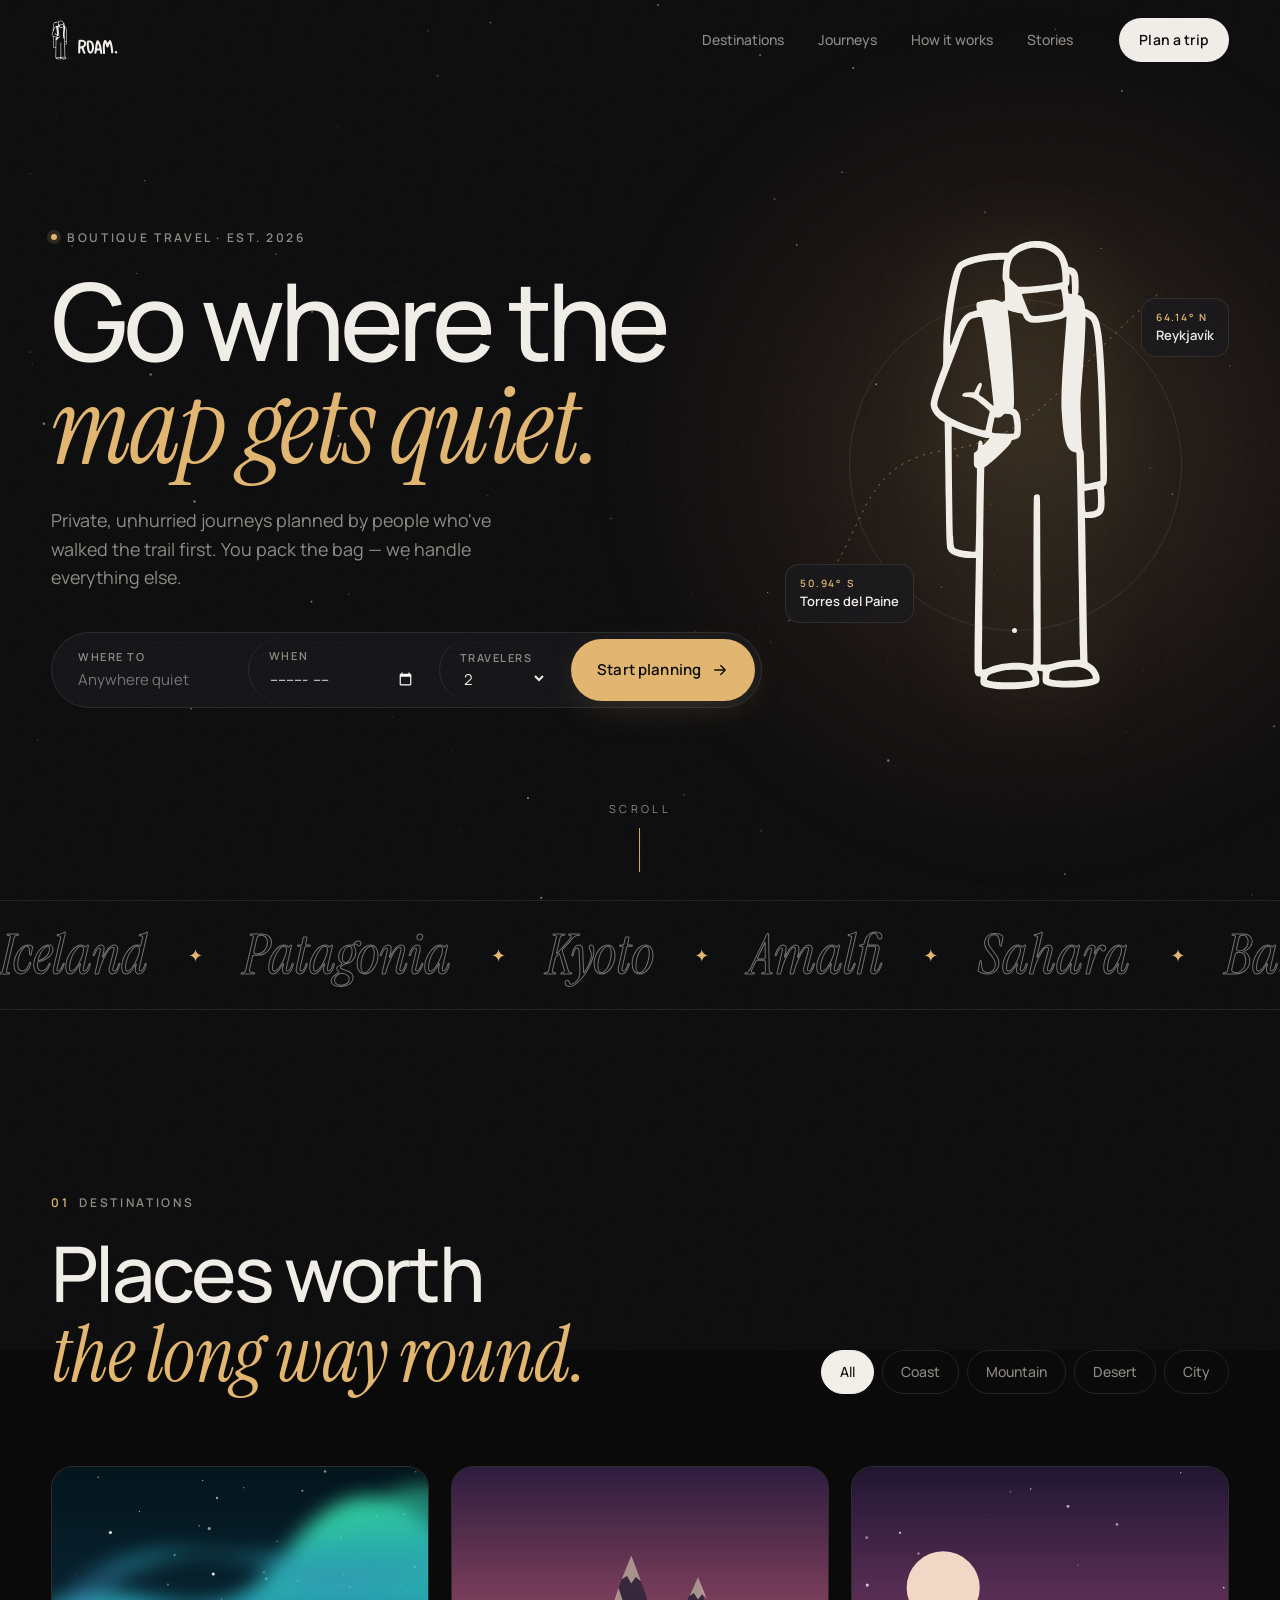
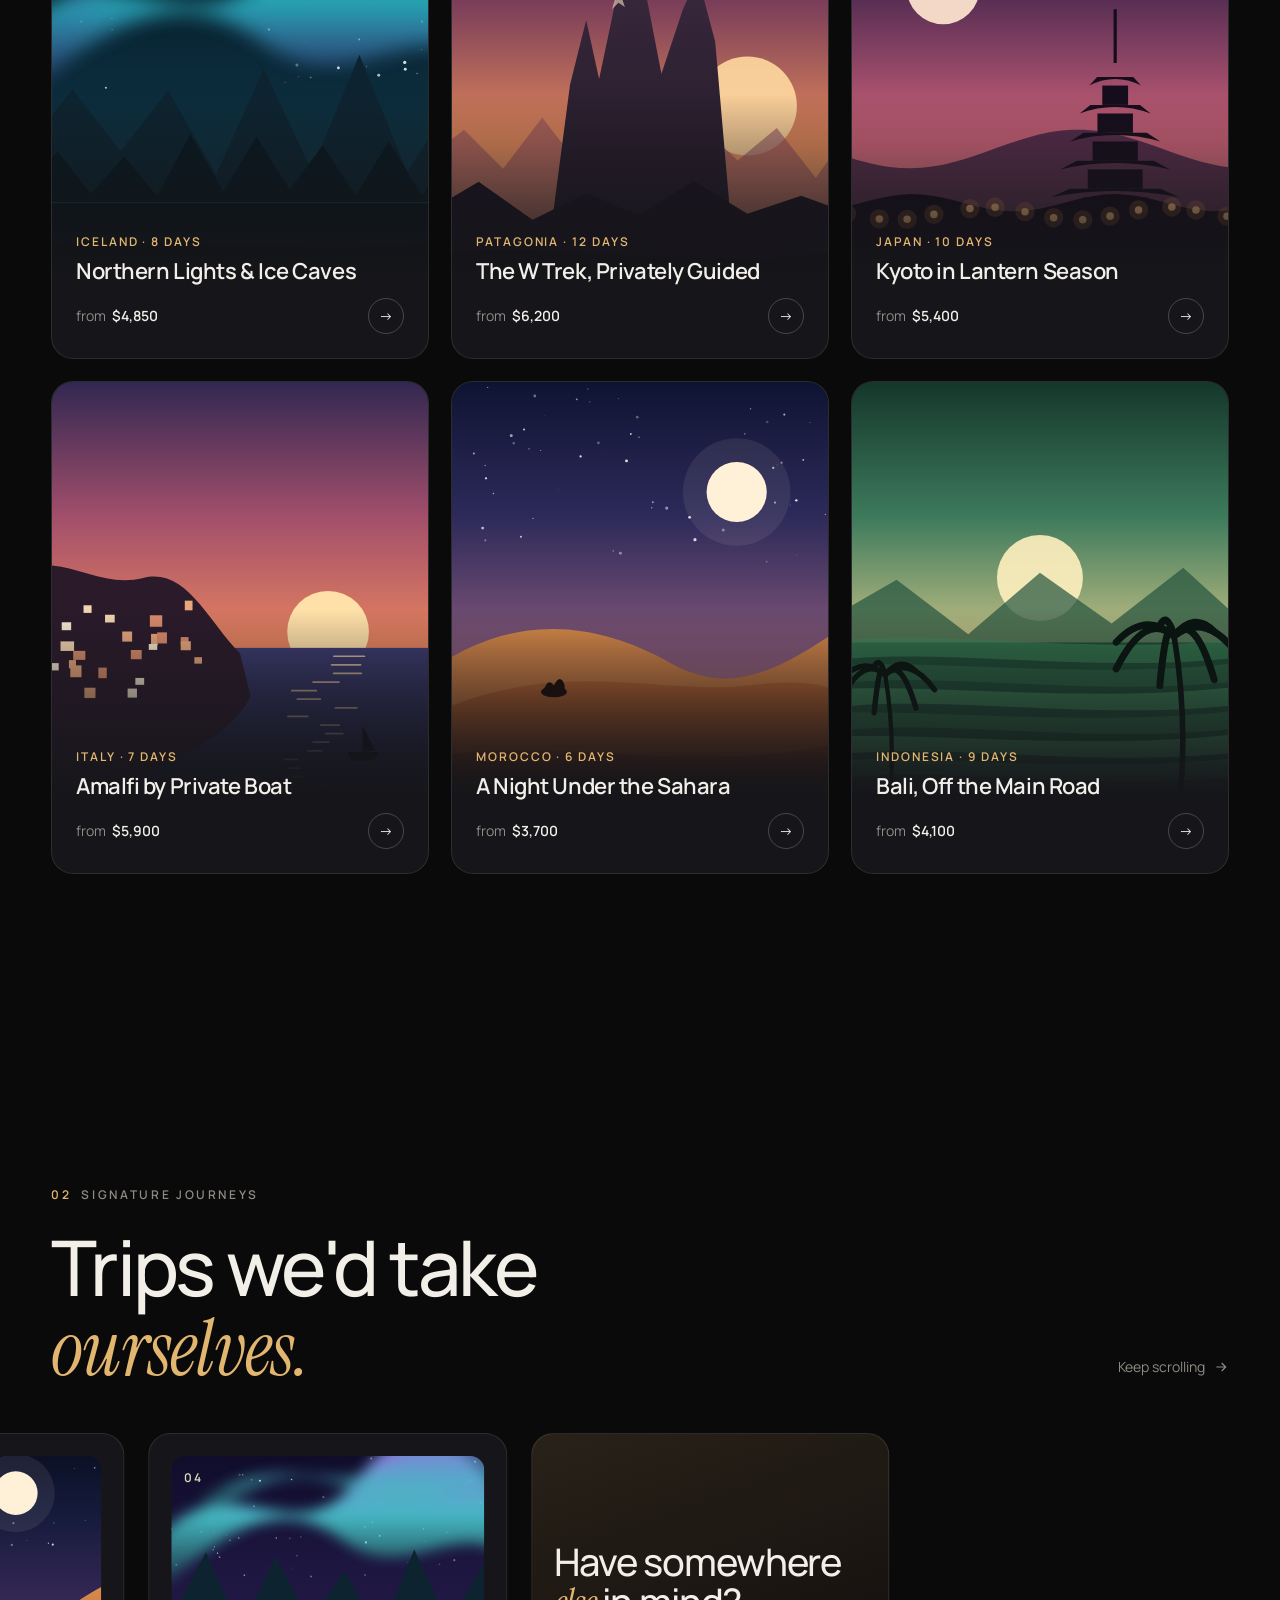
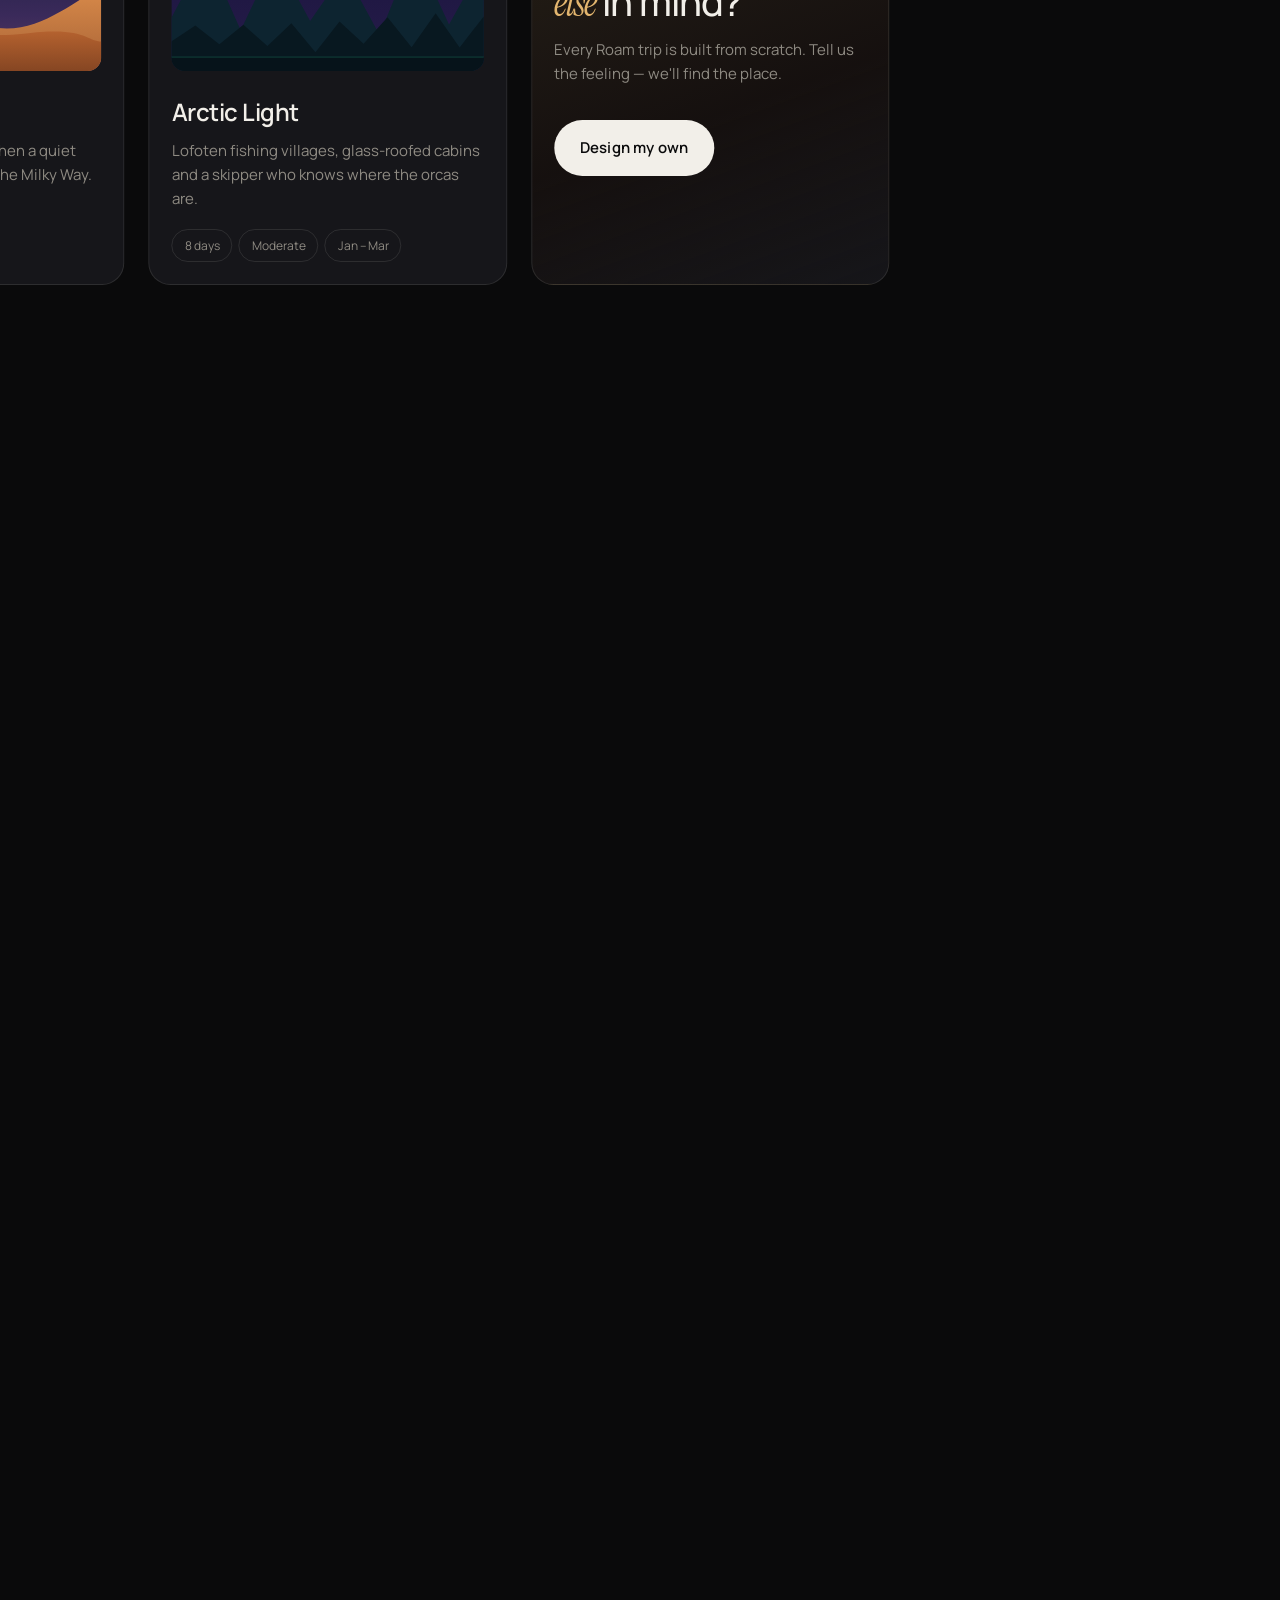
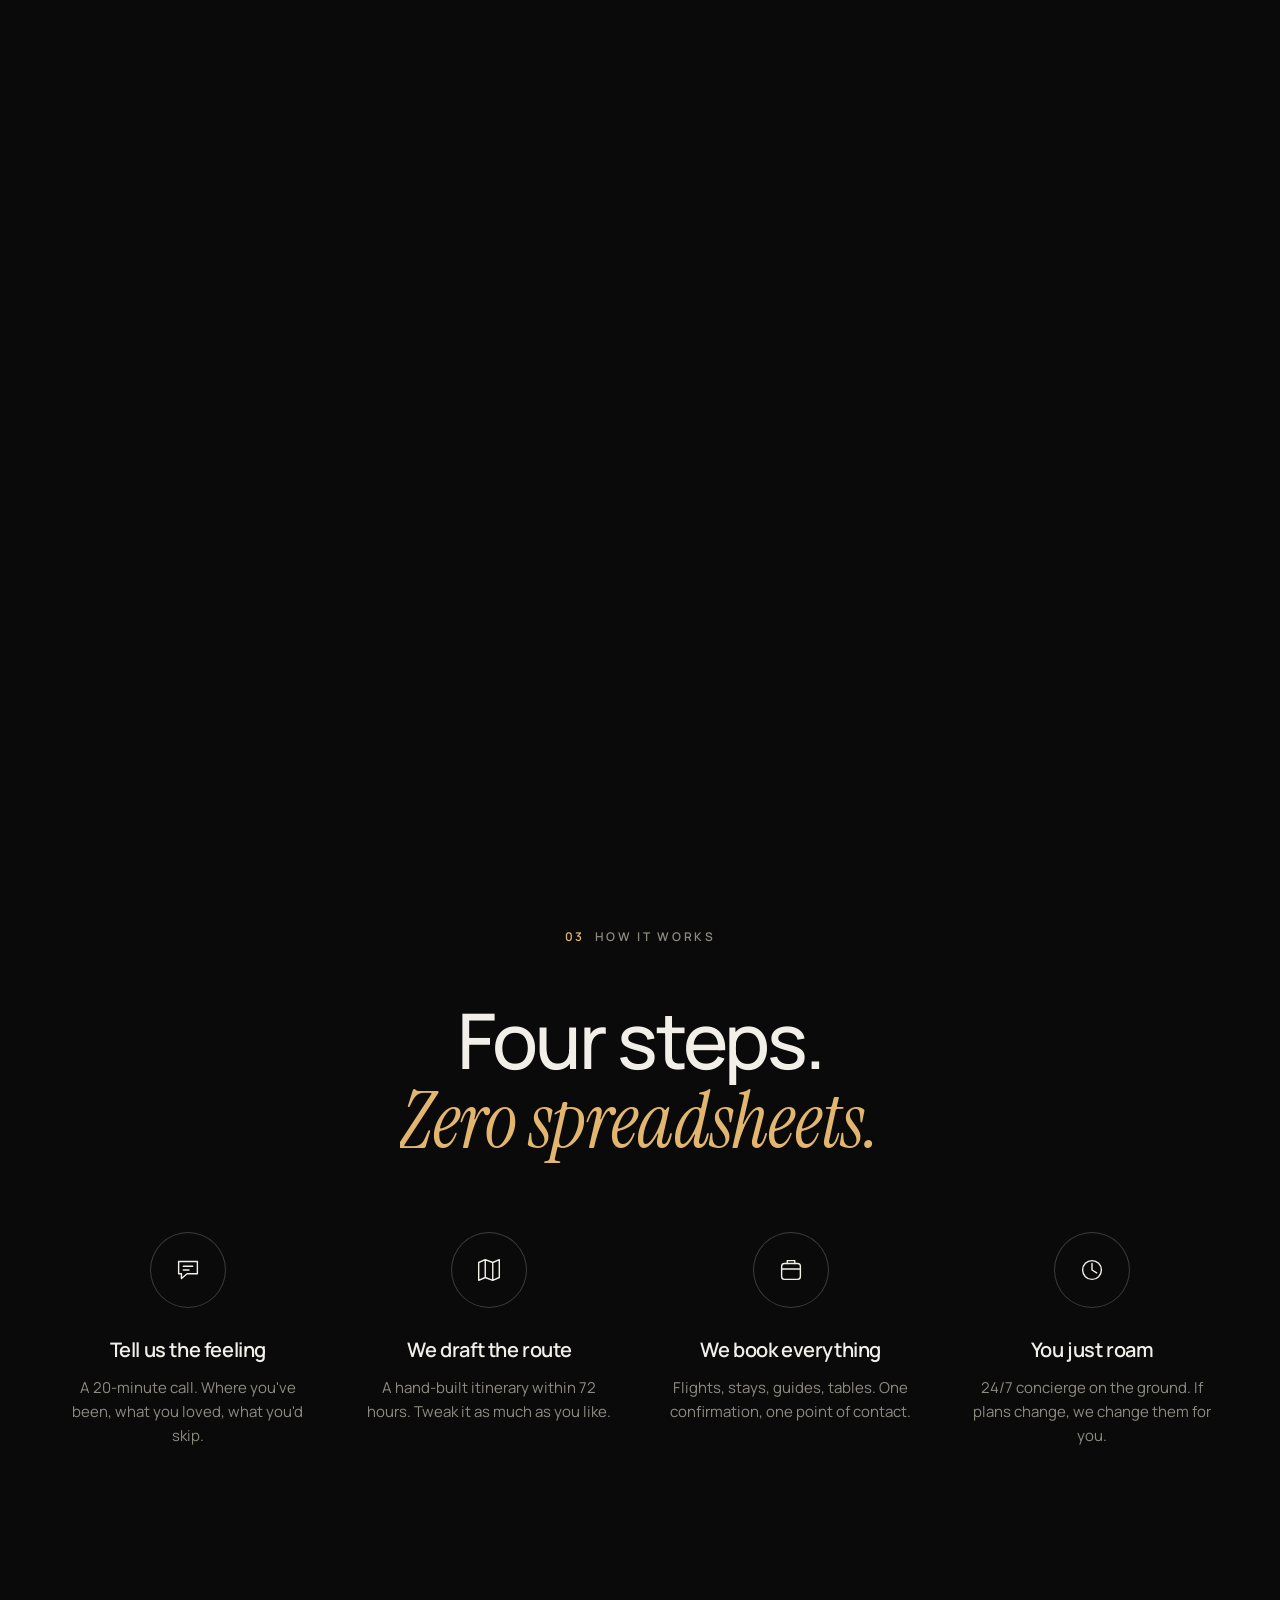
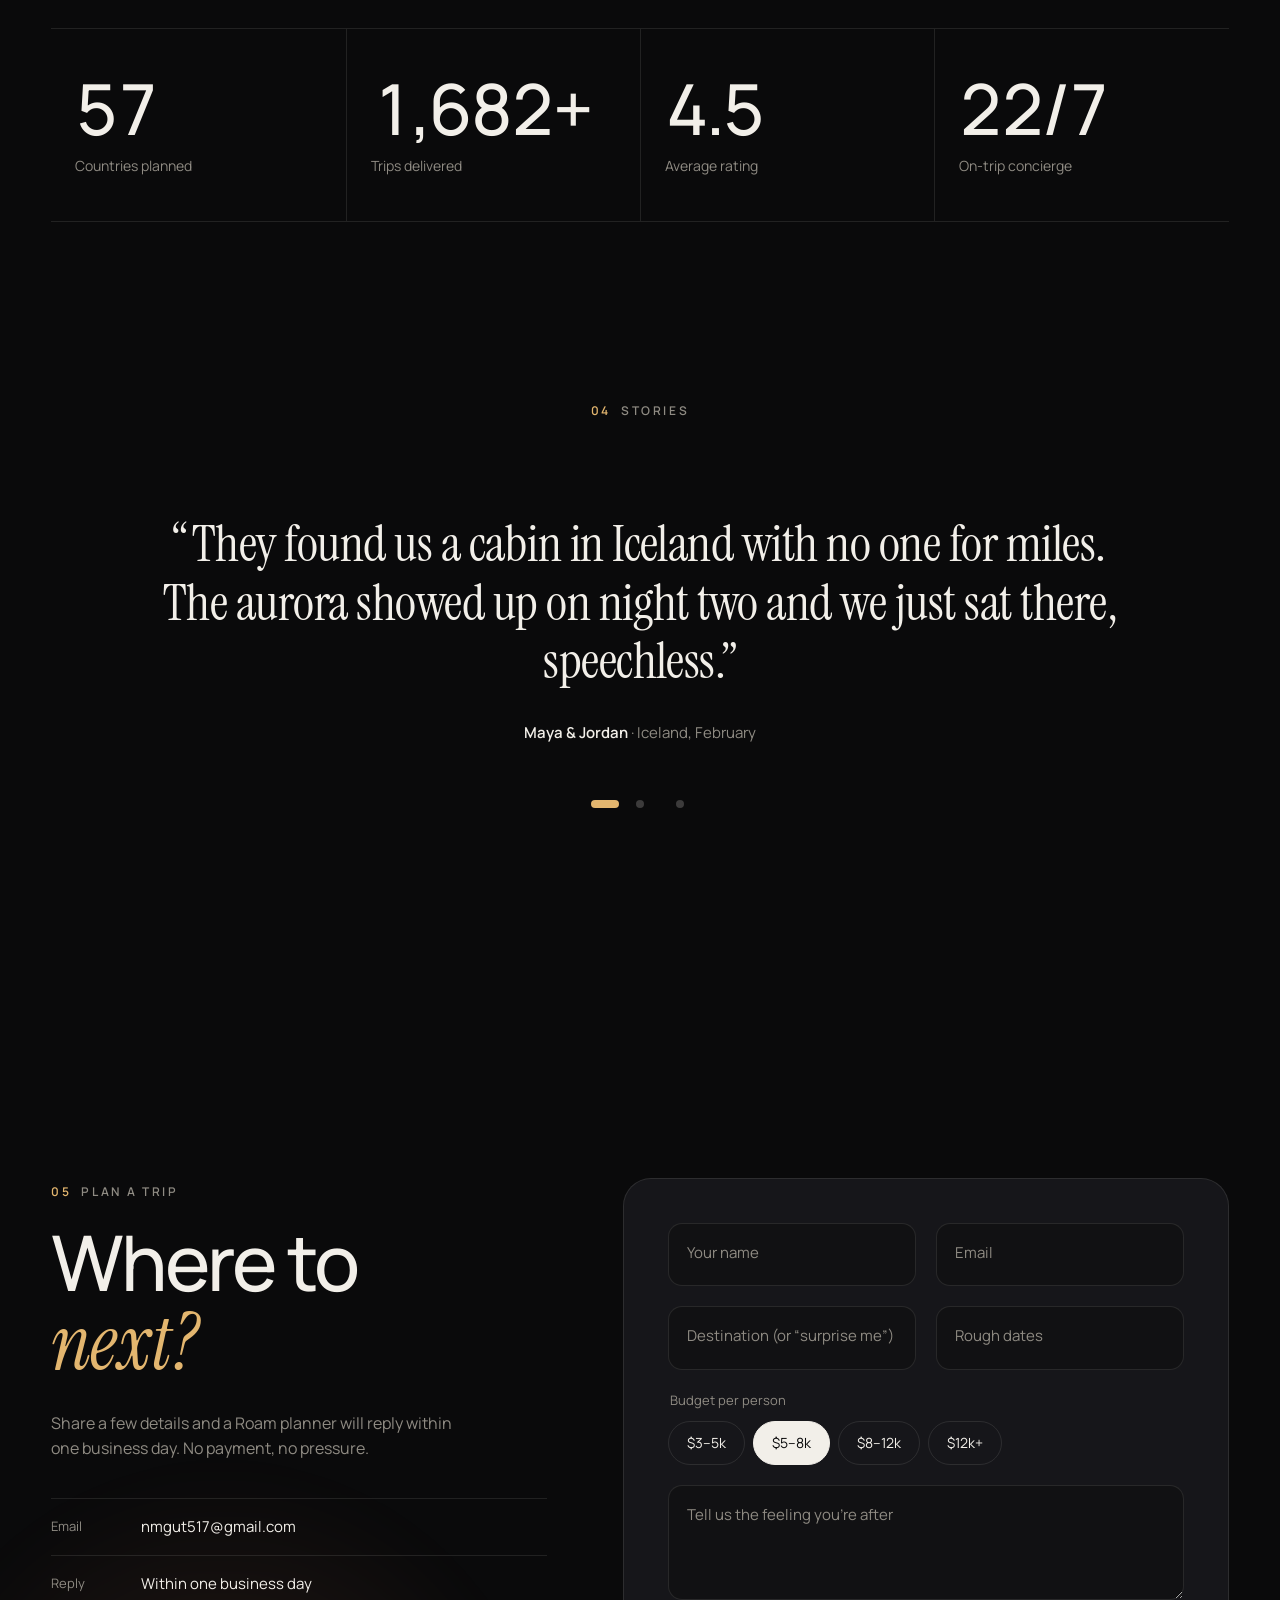
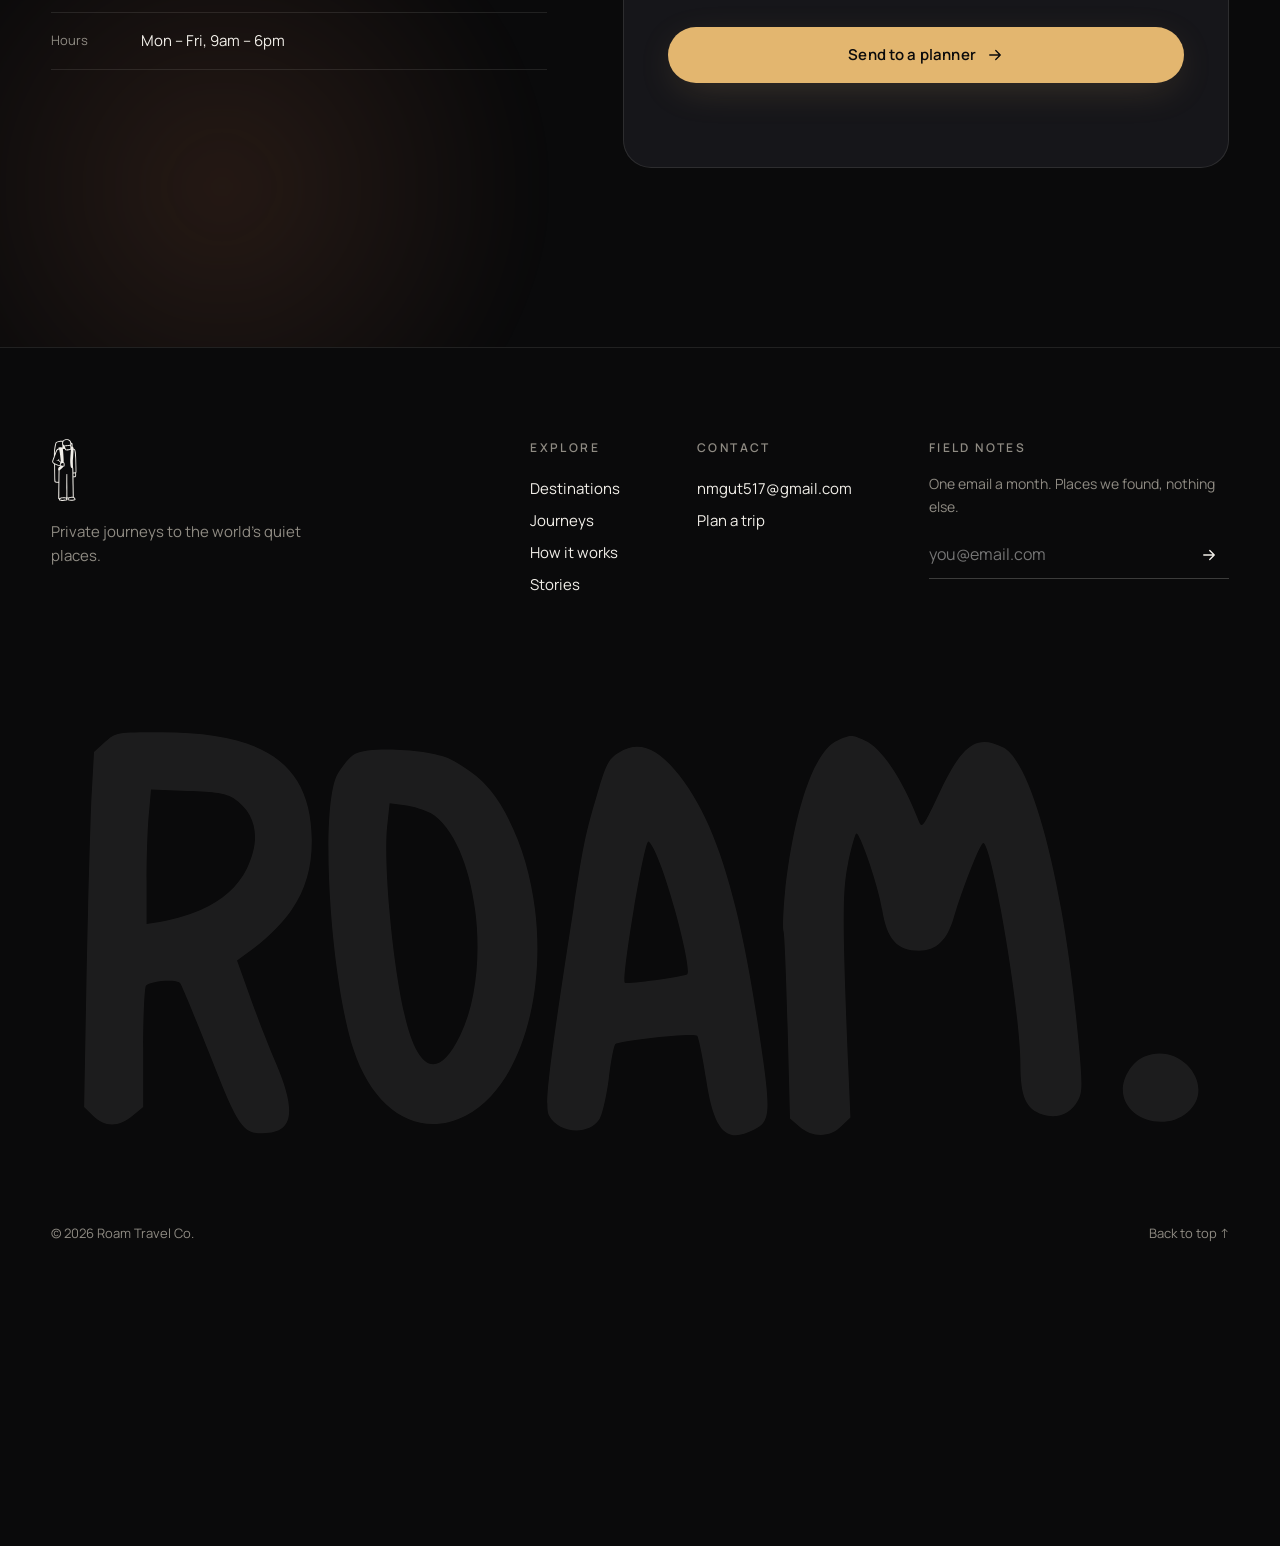
<file: index.html>
<!doctype html>
<html lang="en">
<head>
  <meta charset="utf-8" />
  <meta name="viewport" content="width=device-width, initial-scale=1" />
  <title>Roam — Travel, thoughtfully designed</title>
  <meta name="description" content="Roam is a boutique travel agency crafting private, unhurried journeys to the world's quiet places." />
  <meta name="theme-color" content="#0a0a0b" />
  <meta property="og:type" content="website" />
  <meta property="og:title" content="Roam — Travel, thoughtfully designed" />
  <meta property="og:description" content="Private, unhurried journeys to the world's quiet places." />
  <meta property="og:image" content="https://nmgut517-arch.github.io/Roam./assets/roam-logo-original.jpg" />
  <link rel="icon" type="image/svg+xml" href="assets/favicon.svg" />
  <link rel="preconnect" href="https://fonts.googleapis.com" />
  <link rel="preconnect" href="https://fonts.gstatic.com" crossorigin />
  <link href="https://fonts.googleapis.com/css2?family=Instrument+Serif:ital@0;1&family=Manrope:wght@300;400;500;600;700&display=swap" rel="stylesheet" />
  <link rel="stylesheet" href="css/styles.css" />
</head>
<body class="is-loading">
  <svg width="0" height="0" style="position:absolute" aria-hidden="true"><symbol id="roam-mark" viewBox="0 0 380 940"><g transform="translate(0.000000,940.000000) scale(0.100000,-0.100000)" fill="currentColor" stroke="none"> <path d="M2161 9225 c-156 -29 -291 -96 -376 -184 l-39 -41 -91 0 c-395 0 -804 -98 -928 -223 -141 -141 -297 -1089 -297 -1803 0 -246 -1 -256 -25 -316 -149 -381 -229 -634 -230 -723 0 -120 96 -256 241 -341 l42 -25 6 -352 c3 -193 11 -728 16 -1187 11 -843 17 -979 43 -1042 43 -103 226 -168 475 -168 l94 0 -6 -342 c-20 -1065 -27 -1948 -16 -1986 12 -48 41 -72 86 -72 l32 0 -5 -65 c-7 -76 6 -103 62 -130 152 -71 616 -84 944 -25 133 24 164 38 181 81 16 37 1 158 -26 215 -21 44 -17 48 48 37 l53 -8 -3 -105 c-5 -132 6 -150 106 -180 265 -78 936 -39 1026 61 76 85 -30 313 -178 383 -19 9 -37 20 -40 24 -6 10 -23 849 -36 1792 -5 399 -12 816 -15 928 l-5 202 79 0 c139 0 239 43 286 124 33 56 39 139 26 346 l-10 165 24 25 c47 49 46 44 35 754 -17 1111 -55 1939 -106 2311 -43 310 -93 404 -259 481 l-73 34 -7 67 c-11 109 -49 176 -116 203 -32 14 -35 20 -16 39 15 15 12 287 -4 366 -18 93 -59 138 -146 160 l-46 12 -24 83 c-64 221 -203 356 -428 416 -84 22 -263 27 -354 9z m374 -163 c86 -34 161 -86 207 -142 55 -70 99 -245 101 -411 l2 -102 -55 -13 c-154 -37 -568 -84 -735 -84 l-102 0 -92 86 -91 86 0 99 c0 108 21 221 52 282 53 105 211 201 378 231 86 15 256 -1 335 -32z m-865 -204 c0 -2 -7 -28 -16 -58 -9 -31 -18 -117 -21 -197 -5 -133 -4 -144 16 -179 19 -32 23 -56 27 -193 3 -86 6 -165 7 -175 1 -12 -10 -26 -30 -39 -33 -19 -33 -19 -76 2 -86 42 -144 45 -286 17 -161 -32 -179 -39 -187 -71 -7 -27 -1 -87 10 -116 6 -12 -5 -18 -51 -28 -213 -47 -272 -126 -444 -596 l-44 -120 -3 55 c-19 303 153 1380 243 1516 40 62 272 136 525 169 81 11 330 20 330 13z m1354 -342 c3 -17 7 -102 10 -188 l4 -158 -33 0 c-33 0 -33 0 -45 68 -12 63 -11 71 6 97 15 23 19 50 21 130 1 55 2 102 3 104 2 16 30 -28 34 -53z m-196 -313 c29 -148 44 -308 32 -345 -18 -62 -114 -93 -384 -123 -251 -28 -274 -23 -312 62 -29 64 -128 316 -138 349 -6 21 -3 22 106 28 104 7 514 56 618 75 25 5 50 9 56 10 6 0 16 -25 22 -56z m-1069 -373 c24 -12 164 -47 224 -55 46 -6 49 -9 68 -53 37 -86 97 -128 196 -138 131 -13 525 50 628 101 27 13 50 23 51 22 3 -3 -22 -374 -36 -527 -54 -617 -77 -1128 -61 -1405 31 -571 99 -781 262 -814 l34 -7 6 -149 c8 -168 22 -1006 44 -2505 8 -553 17 -1125 21 -1271 l6 -266 -133 -6 c-158 -6 -274 -26 -404 -67 -80 -26 -108 -30 -177 -28 l-83 3 -5 1708 c-5 1677 -5 1709 -24 1723 -28 20 -73 17 -96 -6 -22 -22 -20 218 -21 -2480 0 -487 -2 -900 -5 -917 -7 -39 -27 -42 -114 -17 -178 49 -554 18 -750 -63 -119 -49 -158 -59 -170 -47 -8 8 -8 277 0 885 5 481 14 1259 20 1729 5 470 12 994 15 1164 l6 308 34 24 c160 108 515 455 515 503 0 27 3 30 49 36 64 9 109 37 128 83 32 73 14 372 -27 453 -21 40 -73 89 -96 89 -17 0 -17 7 -3 48 27 78 -48 1328 -109 1815 -10 75 -16 137 -14 137 2 0 11 -4 21 -10z m1654 -190 c72 -85 111 -396 147 -1155 25 -541 37 -975 46 -1606 l7 -495 -77 -22 c-78 -23 -233 -49 -241 -40 -2 2 -7 150 -11 329 -5 290 -8 327 -24 350 -22 31 -37 277 -46 759 -6 287 -4 325 25 654 44 486 74 1034 71 1289 0 15 78 -33 103 -63z m-2199 43 c13 -44 67 -365 90 -533 50 -360 146 -1177 146 -1236 0 -18 -2 -17 -121 81 -41 34 -96 76 -122 94 -64 43 -64 44 -23 149 36 92 38 115 9 127 -24 9 -54 -25 -98 -113 l-40 -78 -85 0 c-87 1 -141 -16 -153 -47 -12 -32 11 -42 106 -47 116 -7 146 -23 332 -183 114 -98 124 -110 114 -129 -6 -11 -28 -98 -48 -192 l-37 -171 -38 3 c-21 2 -88 19 -149 38 -377 118 -671 273 -755 398 -59 89 -48 131 198 771 48 127 139 365 200 530 184 493 200 517 365 544 82 14 103 13 109 -6z m598 -1964 c29 -15 37 -41 52 -165 14 -112 10 -193 -9 -212 -17 -17 -403 -2 -433 17 -12 7 -4 64 34 239 16 73 16 73 44 67 47 -10 96 5 135 42 37 35 39 35 98 28 34 -3 69 -11 79 -16z m-1130 -263 c208 -95 618 -224 657 -206 42 19 35 2 -34 -74 -66 -73 -89 -87 -78 -46 7 26 -22 70 -46 70 -30 0 -38 -20 -46 -111 -7 -86 -7 -87 -46 -118 l-39 -32 0 -126 c0 -116 2 -129 22 -150 12 -13 26 -23 32 -23 7 0 10 -40 8 -122 -1 -68 -6 -444 -12 -836 -5 -392 -12 -718 -16 -724 -17 -26 -323 11 -397 49 -41 21 -47 49 -57 248 -13 244 -36 2235 -26 2235 2 0 37 -15 78 -34z m2872 -1273 c4 -21 8 -106 9 -188 2 -171 -3 -189 -69 -220 -41 -19 -162 -31 -180 -18 -8 5 -14 81 -19 215 l-7 207 33 5 c19 3 68 11 109 19 118 22 117 22 124 -20z m-323 -3577 c102 -31 177 -84 209 -147 20 -39 26 -79 13 -79 -5 0 -46 -7 -92 -15 -200 -36 -644 -37 -748 -2 l-38 12 3 54 c6 91 8 93 123 129 192 59 423 80 530 48z m-1104 -69 c60 -32 130 -151 109 -185 -27 -44 -668 -67 -826 -29 -41 9 -81 21 -87 25 -19 12 3 77 33 101 36 28 194 79 299 96 127 20 427 15 472 -8z"/> </g></symbol><symbol id="roam-word" viewBox="0 0 345 150"><g transform="translate(0.000000,150.000000) scale(0.100000,-0.100000)" fill="currentColor" stroke="none"> <path d="M158 1321 l-32 -29 -8 -143 c-3 -79 -10 -313 -14 -520 l-7 -377 26 -26 c34 -34 76 -34 116 0 l31 26 0 171 c0 95 4 177 8 184 9 14 89 21 100 8 5 -6 43 -98 86 -206 83 -212 97 -234 156 -234 89 0 101 60 39 205 -22 52 -57 141 -77 198 l-37 103 30 22 c135 98 190 195 189 332 -2 220 -135 315 -441 315 -132 0 -133 0 -165 -29z m376 -164 c68 -45 82 -120 40 -206 -41 -82 -125 -133 -256 -157 l-38 -6 0 128 c0 71 3 160 7 198 l6 68 107 -4 c81 -2 113 -7 134 -21z M2303 1325 c-67 -29 -127 -205 -153 -447 -5 -53 -7 -103 -4 -111 3 -8 8 -134 12 -281 l7 -268 28 -24 c38 -33 90 -32 123 2 l26 25 -6 142 c-18 432 -18 520 -1 602 9 44 20 84 24 88 9 9 66 -156 76 -223 14 -87 44 -120 108 -120 51 0 83 31 102 98 23 78 74 210 85 217 24 15 110 -491 110 -647 0 -96 16 -132 65 -148 43 -14 82 2 104 42 14 25 14 48 -6 245 -43 419 -131 745 -213 788 -77 40 -119 11 -185 -128 -53 -112 -53 -112 -65 -82 -46 119 -108 211 -156 231 -40 17 -41 17 -81 -1z M1663 1290 c-27 -16 -36 -32 -57 -102 -39 -131 -44 -152 -75 -353 -73 -472 -86 -581 -72 -608 28 -53 116 -59 147 -12 9 13 21 67 28 119 6 52 15 98 19 102 10 11 231 34 240 25 4 -4 16 -61 26 -126 23 -154 59 -192 140 -150 51 26 52 46 11 315 -61 396 -130 608 -243 740 -58 68 -109 84 -164 50z m114 -307 c41 -97 100 -329 87 -342 -7 -7 -177 -30 -183 -25 -11 10 56 414 69 414 4 0 17 -21 27 -47z M890 1286 c-14 -8 -36 -34 -50 -58 -53 -92 -24 -590 46 -807 60 -184 195 -264 330 -194 227 119 282 612 101 911 -35 58 -77 96 -147 133 -57 29 -238 39 -280 15z m222 -173 c134 -80 184 -451 87 -651 -64 -132 -125 -109 -164 63 -35 151 -62 443 -50 551 l7 66 45 -6 c24 -3 58 -14 75 -23z M3204 400 c-34 -13 -64 -59 -64 -97 0 -84 119 -126 189 -67 87 73 -16 208 -125 164z"/> </g></symbol></svg>

  <!-- Preloader -->
  <div class="loader" aria-hidden="true">
    <div class="loader__mark"><svg viewBox="0 0 380 940" aria-hidden="true"><use href="#roam-mark"/></svg></div>
    <div class="loader__count"><span data-loader-count>0</span>%</div>
  </div>

  <!-- Ambient layers -->
  <div class="grain" aria-hidden="true"></div>
  <div class="cursor" aria-hidden="true"><span class="cursor__dot"></span><span class="cursor__ring"><span class="cursor__label"></span></span></div>
  <div class="progress" aria-hidden="true"><span></span></div>

  <!-- Navigation -->
  <header class="nav" data-nav>
    <a href="#top" class="nav__brand" aria-label="Roam — home">
      <span class="nav__mark"><svg viewBox="0 0 380 940" aria-hidden="true"><use href="#roam-mark"/></svg></span>
      <span class="nav__word"><svg viewBox="0 0 345 150" aria-hidden="true"><use href="#roam-word"/></svg></span>
    </a>
    <nav class="nav__links" aria-label="Primary">
      <a href="#destinations">Destinations</a>
      <a href="#journeys">Journeys</a>
      <a href="#how">How it works</a>
      <a href="#stories">Stories</a>
    </nav>
    <a href="#contact" class="btn btn--small btn--light nav__cta" data-magnetic>Plan a trip</a>
    <button class="nav__toggle" aria-label="Open menu" aria-expanded="false" data-menu-toggle>
      <span></span><span></span>
    </button>
  </header>

  <div class="menu" data-menu aria-hidden="true">
    <nav class="menu__links" aria-label="Mobile">
      <a href="#destinations"><small>01</small>Destinations</a>
      <a href="#journeys"><small>02</small>Journeys</a>
      <a href="#how"><small>03</small>How it works</a>
      <a href="#stories"><small>04</small>Stories</a>
      <a href="#contact"><small>05</small>Plan a trip</a>
    </nav>
    <p class="menu__foot"><a href="mailto:nmgut517@gmail.com">nmgut517@gmail.com</a></p>
  </div>

  <main id="top">

    <!-- Hero -->
    <section class="hero" data-hero>
      <div class="hero__glow" aria-hidden="true"></div>
      <canvas class="hero__stars" aria-hidden="true" data-stars></canvas>

      <div class="hero__inner">
        <div class="hero__copy">
          <p class="eyebrow" data-reveal><span class="dot"></span> Boutique travel · Est. 2026</p>
          <h1 class="hero__title" data-split>
            Go where the<br /><em>map gets quiet.</em>
          </h1>
          <p class="hero__lede" data-reveal style="--d:.5s">
            Private, unhurried journeys planned by people who've walked the trail first.
            You pack the bag — we handle everything else.
          </p>

          <form class="planner" data-reveal style="--d:.65s" data-planner>
            <label class="planner__field">
              <span>Where to</span>
              <input type="text" name="where" placeholder="Anywhere quiet" list="dest-list" autocomplete="off" />
            </label>
            <label class="planner__field">
              <span>When</span>
              <input type="month" name="when" />
            </label>
            <label class="planner__field planner__field--sm">
              <span>Travelers</span>
              <select name="who">
                <option>1</option><option selected>2</option><option>3–4</option><option>5+</option>
              </select>
            </label>
            <button class="btn btn--accent planner__go" type="submit" data-magnetic>
              Start planning
              <svg viewBox="0 0 24 24" aria-hidden="true"><path d="M5 12h14M13 6l6 6-6 6"/></svg>
            </button>
            <datalist id="dest-list">
              <option value="Iceland"></option><option value="Patagonia"></option><option value="Kyoto"></option>
              <option value="Amalfi Coast"></option><option value="Sahara, Morocco"></option><option value="Bali"></option>
              <option value="Swiss Alps"></option><option value="Lisbon"></option>
            </datalist>
          </form>
        </div>

        <div class="hero__figure" data-tilt-hero>
          <svg class="hero__path" viewBox="0 0 600 600" aria-hidden="true">
            <path d="M40 520 C 160 420, 120 300, 260 280 S 420 180, 560 60" />
          </svg>
          <div class="hero__orbit" aria-hidden="true"></div>
          <div class="hero__mark"><svg viewBox="0 0 380 940" aria-hidden="true"><use href="#roam-mark"/></svg></div>
          <div class="hero__tag hero__tag--a" aria-hidden="true"><span>64.14° N</span>Reykjavík</div>
          <div class="hero__tag hero__tag--b" aria-hidden="true"><span>50.94° S</span>Torres del Paine</div>
        </div>
      </div>

      <a href="#destinations" class="hero__scroll" aria-label="Scroll to destinations">
        <span>Scroll</span><i></i>
      </a>
    </section>

    <!-- Marquee -->
    <div class="marquee" aria-hidden="true">
      <div class="marquee__track">
        <span>Iceland</span><b>✦</b><span>Patagonia</span><b>✦</b><span>Kyoto</span><b>✦</b><span>Amalfi</span><b>✦</b><span>Sahara</span><b>✦</b><span>Bali</span><b>✦</b><span>Swiss Alps</span><b>✦</b><span>Lisbon</span><b>✦</b>
        <span>Iceland</span><b>✦</b><span>Patagonia</span><b>✦</b><span>Kyoto</span><b>✦</b><span>Amalfi</span><b>✦</b><span>Sahara</span><b>✦</b><span>Bali</span><b>✦</b><span>Swiss Alps</span><b>✦</b><span>Lisbon</span><b>✦</b>
      </div>
    </div>

    <!-- Destinations -->
    <section class="section" id="destinations">
      <div class="section__head">
        <div>
          <p class="eyebrow" data-reveal><span class="num">01</span> Destinations</p>
          <h2 class="section__title" data-split>Places worth<br /><em>the long way round.</em></h2>
        </div>
        <div class="filters" role="tablist" aria-label="Filter destinations" data-reveal>
          <button class="filter is-active" data-filter="all" role="tab" aria-selected="true">All</button>
          <button class="filter" data-filter="coast" role="tab" aria-selected="false">Coast</button>
          <button class="filter" data-filter="mountain" role="tab" aria-selected="false">Mountain</button>
          <button class="filter" data-filter="desert" role="tab" aria-selected="false">Desert</button>
          <button class="filter" data-filter="city" role="tab" aria-selected="false">City</button>
        </div>
      </div>

      <div class="dest-grid" data-dest-grid>
        <article class="dest" data-cat="mountain" data-scene="aurora" data-reveal>
          <div class="dest__art"></div>
          <div class="dest__body">
            <p class="dest__meta">Iceland · 8 days</p>
            <h3>Northern Lights &amp; Ice Caves</h3>
            <p class="dest__price">from <strong>$4,850</strong></p>
          </div>
          <a href="#contact" class="dest__link" data-cursor="Explore" data-dest="Iceland"><span class="sr-only">Plan Iceland</span></a>
        </article>

        <article class="dest" data-cat="mountain" data-scene="peaks" data-reveal style="--d:.08s">
          <div class="dest__art"></div>
          <div class="dest__body">
            <p class="dest__meta">Patagonia · 12 days</p>
            <h3>The W Trek, Privately Guided</h3>
            <p class="dest__price">from <strong>$6,200</strong></p>
          </div>
          <a href="#contact" class="dest__link" data-cursor="Explore" data-dest="Patagonia"><span class="sr-only">Plan Patagonia</span></a>
        </article>

        <article class="dest" data-cat="city" data-scene="kyoto" data-reveal style="--d:.16s">
          <div class="dest__art"></div>
          <div class="dest__body">
            <p class="dest__meta">Japan · 10 days</p>
            <h3>Kyoto in Lantern Season</h3>
            <p class="dest__price">from <strong>$5,400</strong></p>
          </div>
          <a href="#contact" class="dest__link" data-cursor="Explore" data-dest="Kyoto"><span class="sr-only">Plan Kyoto</span></a>
        </article>

        <article class="dest" data-cat="coast" data-scene="coast" data-reveal>
          <div class="dest__art"></div>
          <div class="dest__body">
            <p class="dest__meta">Italy · 7 days</p>
            <h3>Amalfi by Private Boat</h3>
            <p class="dest__price">from <strong>$5,900</strong></p>
          </div>
          <a href="#contact" class="dest__link" data-cursor="Explore" data-dest="Amalfi Coast"><span class="sr-only">Plan Amalfi</span></a>
        </article>

        <article class="dest" data-cat="desert" data-scene="dunes" data-reveal style="--d:.08s">
          <div class="dest__art"></div>
          <div class="dest__body">
            <p class="dest__meta">Morocco · 6 days</p>
            <h3>A Night Under the Sahara</h3>
            <p class="dest__price">from <strong>$3,700</strong></p>
          </div>
          <a href="#contact" class="dest__link" data-cursor="Explore" data-dest="Sahara, Morocco"><span class="sr-only">Plan Sahara</span></a>
        </article>

        <article class="dest" data-cat="coast" data-scene="jungle" data-reveal style="--d:.16s">
          <div class="dest__art"></div>
          <div class="dest__body">
            <p class="dest__meta">Indonesia · 9 days</p>
            <h3>Bali, Off the Main Road</h3>
            <p class="dest__price">from <strong>$4,100</strong></p>
          </div>
          <a href="#contact" class="dest__link" data-cursor="Explore" data-dest="Bali"><span class="sr-only">Plan Bali</span></a>
        </article>
      </div>
    </section>

    <!-- Journeys: pinned horizontal scroll -->
    <section class="journeys" id="journeys" data-hscroll>
      <div class="journeys__sticky">
        <div class="journeys__head">
          <p class="eyebrow"><span class="num">02</span> Signature journeys</p>
          <h2 class="section__title">Trips we'd take<br /><em>ourselves.</em></h2>
          <p class="journeys__hint">Keep scrolling <svg viewBox="0 0 24 24" aria-hidden="true"><path d="M5 12h14M13 6l6 6-6 6"/></svg></p>
        </div>
        <div class="journeys__track" data-hscroll-track>
          <article class="journey">
            <span class="journey__no">01</span>
            <div class="journey__art" data-scene="peaks2"></div>
            <h3>The Slow Alps</h3>
            <p>Rail, hut-to-hut hikes and lakeside dinners across Switzerland and the Dolomites.</p>
            <ul><li>11 days</li><li>Moderate</li><li>Jun – Sep</li></ul>
          </article>
          <article class="journey">
            <span class="journey__no">02</span>
            <div class="journey__art" data-scene="coast2"></div>
            <h3>Atlantic Edge</h3>
            <p>Lisbon's tiled streets to the wild cliffs of the Azores, with a private surf coach.</p>
            <ul><li>9 days</li><li>Easy</li><li>Apr – Oct</li></ul>
          </article>
          <article class="journey">
            <span class="journey__no">03</span>
            <div class="journey__art" data-scene="dunes2"></div>
            <h3>Desert Silence</h3>
            <p>Wadi Rum by jeep and camel, then a quiet night at a bubble camp under the Milky Way.</p>
            <ul><li>7 days</li><li>Easy</li><li>Oct – Apr</li></ul>
          </article>
          <article class="journey">
            <span class="journey__no">04</span>
            <div class="journey__art" data-scene="aurora2"></div>
            <h3>Arctic Light</h3>
            <p>Lofoten fishing villages, glass-roofed cabins and a skipper who knows where the orcas are.</p>
            <ul><li>8 days</li><li>Moderate</li><li>Jan – Mar</li></ul>
          </article>
          <article class="journey journey--cta">
            <h3>Have somewhere<br /><em>else</em> in mind?</h3>
            <p>Every Roam trip is built from scratch. Tell us the feeling — we'll find the place.</p>
            <a href="#contact" class="btn btn--light" data-magnetic>Design my own</a>
          </article>
        </div>
      </div>
    </section>

    <!-- How it works -->
    <section class="section how" id="how">
      <div class="section__head section__head--center">
        <p class="eyebrow" data-reveal><span class="num">03</span> How it works</p>
        <h2 class="section__title" data-split>Four steps.<br /><em>Zero spreadsheets.</em></h2>
      </div>

      <div class="steps" data-steps>
        <svg class="steps__line" viewBox="0 0 1000 40" preserveAspectRatio="none" aria-hidden="true">
          <path d="M0 20 Q 125 0 250 20 T 500 20 T 750 20 T 1000 20" />
        </svg>
        <div class="step" data-reveal>
          <span class="step__icon">
            <svg viewBox="0 0 32 32"><path d="M6 7h20v13H15l-6 5v-5H6z"/><path d="M11 12h10M11 16h6"/></svg>
          </span>
          <h3>Tell us the feeling</h3>
          <p>A 20-minute call. Where you've been, what you loved, what you'd skip.</p>
        </div>
        <div class="step" data-reveal style="--d:.1s">
          <span class="step__icon">
            <svg viewBox="0 0 32 32"><path d="M5 8l7-3 8 3 7-3v19l-7 3-8-3-7 3zM12 5v19M20 8v19"/></svg>
          </span>
          <h3>We draft the route</h3>
          <p>A hand-built itinerary within 72 hours. Tweak it as much as you like.</p>
        </div>
        <div class="step" data-reveal style="--d:.2s">
          <span class="step__icon">
            <svg viewBox="0 0 32 32"><rect x="6" y="9" width="20" height="17" rx="3"/><path d="M12 9V6h8v3M6 15h20"/></svg>
          </span>
          <h3>We book everything</h3>
          <p>Flights, stays, guides, tables. One confirmation, one point of contact.</p>
        </div>
        <div class="step" data-reveal style="--d:.3s">
          <span class="step__icon">
            <svg viewBox="0 0 32 32"><circle cx="16" cy="16" r="10"/><path d="M16 9v7l5 3"/></svg>
          </span>
          <h3>You just roam</h3>
          <p>24/7 concierge on the ground. If plans change, we change them for you.</p>
        </div>
      </div>
    </section>

    <!-- Stats -->
    <section class="stats" aria-label="Roam in numbers">
      <div class="stat" data-reveal><strong data-count="62">0</strong><span>Countries planned</span></div>
      <div class="stat" data-reveal style="--d:.1s"><strong data-count="1840" data-suffix="+">0</strong><span>Trips delivered</span></div>
      <div class="stat" data-reveal style="--d:.2s"><strong data-count="4.9" data-decimals="1">0</strong><span>Average rating</span></div>
      <div class="stat" data-reveal style="--d:.3s"><strong data-count="24" data-suffix="/7">0</strong><span>On-trip concierge</span></div>
    </section>

    <!-- Testimonials -->
    <section class="section stories" id="stories">
      <div class="section__head section__head--center">
        <p class="eyebrow" data-reveal><span class="num">04</span> Stories</p>
      </div>
      <div class="quotes" data-quotes>
        <figure class="quote is-active">
          <blockquote>“They found us a cabin in Iceland with no one for miles. The aurora showed up on night two and we just sat there, speechless.”</blockquote>
          <figcaption><b>Maya &amp; Jordan</b> · Iceland, February</figcaption>
        </figure>
        <figure class="quote">
          <blockquote>“A flight got cancelled in Santiago. By the time we landed, Roam had already rebooked everything. I never even opened my laptop.”</blockquote>
          <figcaption><b>Daniel R.</b> · Patagonia, November</figcaption>
        </figure>
        <figure class="quote">
          <blockquote>“It felt less like a tour and more like a friend who happens to know every great table in Kyoto.”</blockquote>
          <figcaption><b>Priya S.</b> · Japan, April</figcaption>
        </figure>
      </div>
      <div class="quotes__nav" data-quotes-nav>
        <button aria-label="Story 1" class="is-active"></button>
        <button aria-label="Story 2"></button>
        <button aria-label="Story 3"></button>
      </div>
    </section>

    <!-- Contact -->
    <section class="section contact" id="contact">
      <div class="contact__glow" aria-hidden="true"></div>
      <div class="contact__grid">
        <div class="contact__copy">
          <p class="eyebrow" data-reveal><span class="num">05</span> Plan a trip</p>
          <h2 class="section__title" data-split>Where to<br /><em>next?</em></h2>
          <p class="contact__lede" data-reveal>Share a few details and a Roam planner will reply within one business day. No payment, no pressure.</p>
          <ul class="contact__list" data-reveal>
            <li><span>Email</span><a href="mailto:nmgut517@gmail.com">nmgut517@gmail.com</a></li>
            <li><span>Reply</span>Within one business day</li>
            <li><span>Hours</span>Mon – Fri, 9am – 6pm</li>
          </ul>
        </div>

        <form class="form" data-form novalidate data-reveal action="https://formsubmit.co/nmgut517@gmail.com" method="POST">
          <input type="hidden" name="_subject" value="New trip request from the Roam website" />
          <input type="hidden" name="_template" value="table" />
          <input type="text" name="_honey" class="sr-only" tabindex="-1" autocomplete="off" aria-hidden="true" />
          <div class="form__row">
            <label class="field"><input name="name" required placeholder=" " autocomplete="name" /><span>Your name</span></label>
            <label class="field"><input name="email" type="email" required placeholder=" " autocomplete="email" /><span>Email</span></label>
          </div>
          <div class="form__row">
            <label class="field"><input name="destination" placeholder=" " data-dest-input /><span>Destination (or “surprise me”)</span></label>
            <label class="field"><input name="dates" placeholder=" " data-dates-input /><span>Rough dates</span></label>
          </div>
          <fieldset class="chips">
            <legend>Budget per person</legend>
            <label><input type="radio" name="budget" value="3-5k" /><span>$3–5k</span></label>
            <label><input type="radio" name="budget" value="5-8k" checked /><span>$5–8k</span></label>
            <label><input type="radio" name="budget" value="8-12k" /><span>$8–12k</span></label>
            <label><input type="radio" name="budget" value="12k+" /><span>$12k+</span></label>
          </fieldset>
          <label class="field field--area"><textarea name="message" rows="3" placeholder=" "></textarea><span>Tell us the feeling you're after</span></label>
          <button class="btn btn--accent btn--block" type="submit" data-magnetic>
            Send to a planner
            <svg viewBox="0 0 24 24" aria-hidden="true"><path d="M5 12h14M13 6l6 6-6 6"/></svg>
          </button>
          <p class="form__note" data-form-note role="status" aria-live="polite"></p>
        </form>
      </div>
    </section>
  </main>

  <!-- Footer -->
  <footer class="footer">
    <div class="footer__top">
      <div class="footer__brand">
        <span class="footer__mark"><svg viewBox="0 0 380 940" aria-hidden="true"><use href="#roam-mark"/></svg></span>
        <p>Private journeys to the world's quiet places.</p>
      </div>
      <div class="footer__cols">
        <div>
          <h4>Explore</h4>
          <a href="#destinations">Destinations</a>
          <a href="#journeys">Journeys</a>
          <a href="#how">How it works</a>
          <a href="#stories">Stories</a>
        </div>
        <div>
          <h4>Contact</h4>
          <a href="mailto:nmgut517@gmail.com">nmgut517@gmail.com</a>
          <a href="#contact">Plan a trip</a>
        </div>
        <form class="footer__news" data-news action="https://formsubmit.co/nmgut517@gmail.com" method="POST">
          <input type="hidden" name="_subject" value="New newsletter sign-up (Roam website)" />
          <input type="text" name="_honey" class="sr-only" tabindex="-1" autocomplete="off" aria-hidden="true" />
          <h4>Field notes</h4>
          <p>One email a month. Places we found, nothing else.</p>
          <div class="footer__input">
            <input type="email" name="email" placeholder="you@email.com" aria-label="Email address" required />
            <button type="submit" aria-label="Subscribe"><svg viewBox="0 0 24 24"><path d="M5 12h14M13 6l6 6-6 6"/></svg></button>
          </div>
        </form>
      </div>
    </div>
    <div class="footer__giant" aria-hidden="true"><svg viewBox="0 0 345 150" aria-hidden="true"><use href="#roam-word"/></svg></div>
    <div class="footer__bottom">
      <span>© <span data-year></span> Roam Travel Co.</span>
      <a href="#top" class="footer__top-link">Back to top ↑</a>
    </div>
  </footer>

  <script src="js/main.js" defer></script>
</body>
</html>
</file>
<file: css/styles.css>
/* ==========================================================================
   Roam — styles
   ========================================================================== */

:root {
  --bg: #0a0a0b;
  --bg-2: #111113;
  --surface: #16161a;
  --line: rgba(242, 239, 233, 0.1);
  --line-strong: rgba(242, 239, 233, 0.22);
  --text: #f2efe9;
  --muted: #8f8b83;
  --accent: #e3b66f;
  --accent-2: #f08a5d;
  --glow: rgba(227, 182, 111, 0.22);

  --serif: "Instrument Serif", Georgia, serif;
  --sans: "Manrope", system-ui, -apple-system, sans-serif;

  --ease: cubic-bezier(0.22, 1, 0.36, 1);
  --ease-in-out: cubic-bezier(0.65, 0, 0.35, 1);
  --gutter: clamp(16px, 4vw, 56px);
  --max: 1320px;
  --radius: 22px;
}

*,
*::before,
*::after { box-sizing: border-box; }

html { scroll-behavior: smooth; -webkit-text-size-adjust: 100%; }
@media (prefers-reduced-motion: reduce) { html { scroll-behavior: auto; } }

body {
  margin: 0;
  background: var(--bg);
  color: var(--text);
  font-family: var(--sans);
  font-size: 16px;
  line-height: 1.6;
  -webkit-font-smoothing: antialiased;
  overflow-x: hidden;
}
body.is-loading { overflow: hidden; }
body.menu-open { overflow: hidden; }

img, svg { display: block; max-width: 100%; }
a { color: inherit; text-decoration: none; }
button { font: inherit; color: inherit; background: none; border: 0; cursor: pointer; }
input, select, textarea { font: inherit; color: inherit; }
em { font-family: var(--serif); font-style: italic; font-weight: 400; }
::selection { background: var(--accent); color: var(--bg); }

.sr-only {
  position: absolute; width: 1px; height: 1px; padding: 0; margin: -1px;
  overflow: hidden; clip: rect(0 0 0 0); white-space: nowrap; border: 0;
}

:focus-visible { outline: 2px solid var(--accent); outline-offset: 3px; border-radius: 6px; }

/* ---------- Preloader ---------- */
.loader {
  position: fixed; inset: 0; z-index: 200;
  display: grid; place-items: center; align-content: center; gap: 28px;
  background: var(--bg);
  transition: clip-path 1.1s var(--ease-in-out), visibility 0s 1.1s;
  clip-path: inset(0 0 0 0);
}
.loader__mark { width: 64px; color: var(--text); animation: loader-bob 1.6s var(--ease-in-out) infinite alternate; }
.loader__count { font-size: 13px; letter-spacing: 0.3em; color: var(--muted); font-variant-numeric: tabular-nums; }
body.is-loaded .loader { clip-path: inset(0 0 100% 0); visibility: hidden; }
@keyframes loader-bob { from { transform: translateY(-4px); } to { transform: translateY(4px); } }

/* ---------- Ambient ---------- */
.grain {
  position: fixed; inset: -50%; z-index: 150; pointer-events: none; opacity: 0.06;
  background-image: url("data:image/svg+xml,%3Csvg xmlns='http://www.w3.org/2000/svg' width='160' height='160'%3E%3Cfilter id='n'%3E%3CfeTurbulence type='fractalNoise' baseFrequency='.9' numOctaves='3' stitchTiles='stitch'/%3E%3C/filter%3E%3Crect width='100%25' height='100%25' filter='url(%23n)'/%3E%3C/svg%3E");
  animation: grain 8s steps(10) infinite;
}
@keyframes grain {
  0%, 100% { transform: translate(0, 0); }
  20% { transform: translate(-5%, 4%); }
  40% { transform: translate(4%, -6%); }
  60% { transform: translate(-3%, 7%); }
  80% { transform: translate(6%, -2%); }
}

.progress { position: fixed; top: 0; left: 0; right: 0; height: 2px; z-index: 120; pointer-events: none; }
.progress span {
  display: block; height: 100%; width: 100%;
  background: linear-gradient(90deg, var(--accent), var(--accent-2));
  transform-origin: 0 50%; transform: scaleX(var(--p, 0));
}

/* Custom cursor (pointer devices only) */
.cursor { display: none; }
@media (hover: hover) and (pointer: fine) {
  body.has-cursor, body.has-cursor a, body.has-cursor button { cursor: none; }
  body.has-cursor input, body.has-cursor textarea, body.has-cursor select { cursor: text; }
  .cursor { display: block; position: fixed; inset: 0; z-index: 180; pointer-events: none; }
  .cursor__dot, .cursor__ring {
    position: absolute; top: 0; left: 0; border-radius: 50%;
    transform: translate3d(var(--x, -100px), var(--y, -100px), 0) translate(-50%, -50%);
  }
  .cursor__dot { width: 6px; height: 6px; background: var(--text); }
  .cursor__ring {
    width: 38px; height: 38px; border: 1px solid var(--line-strong);
    transform: translate3d(var(--rx, -100px), var(--ry, -100px), 0) translate(-50%, -50%);
    display: grid; place-items: center;
    transition: width 0.4s var(--ease), height 0.4s var(--ease), background 0.4s var(--ease), border-color 0.4s;
  }
  .cursor__label {
    font-size: 11px; font-weight: 600; letter-spacing: 0.14em; text-transform: uppercase; color: var(--bg);
    opacity: 0; transition: opacity 0.3s;
  }
  .cursor.is-hover .cursor__ring { width: 58px; height: 58px; border-color: var(--accent); background: rgba(227, 182, 111, 0.08); }
  .cursor.is-label .cursor__ring { width: 92px; height: 92px; background: var(--text); border-color: var(--text); }
  .cursor.is-label .cursor__label { opacity: 1; }
  .cursor.is-label .cursor__dot, .cursor.is-hidden { opacity: 0; }
}

/* ---------- Buttons ---------- */
.btn {
  --mx: 0px; --my: 0px;
  position: relative; display: inline-flex; align-items: center; justify-content: center; gap: 10px;
  padding: 16px 26px; border-radius: 999px;
  font-size: 15px; font-weight: 600; letter-spacing: 0.01em; white-space: nowrap;
  transform: translate(var(--mx), var(--my));
  transition: transform 0.5s var(--ease), background 0.3s, color 0.3s, box-shadow 0.4s;
  overflow: hidden; isolation: isolate;
}
.btn svg { width: 18px; height: 18px; fill: none; stroke: currentColor; stroke-width: 1.8; stroke-linecap: round; stroke-linejoin: round; transition: transform 0.4s var(--ease); }
.btn:hover svg { transform: translateX(4px); }
.btn::before {
  content: ""; position: absolute; inset: 0; z-index: -1; border-radius: inherit;
  background: var(--text); transform: translateY(101%); transition: transform 0.5s var(--ease);
}
.btn:hover::before { transform: translateY(0); }
.btn--small { padding: 11px 20px; font-size: 14px; }
.btn--light { background: var(--text); color: var(--bg); }
.btn--light::before { background: var(--accent); }
.btn--accent { background: var(--accent); color: var(--bg); box-shadow: 0 10px 40px -10px var(--glow); }
.btn--accent:hover { box-shadow: 0 16px 50px -8px rgba(227, 182, 111, 0.45); }
.btn--block { width: 100%; }

/* ---------- Nav ---------- */
.nav {
  position: fixed; top: 0; left: 0; right: 0; z-index: 100;
  display: flex; align-items: center; gap: 32px;
  padding: 18px var(--gutter);
  transition: transform 0.6s var(--ease), background 0.4s, padding 0.4s, border-color 0.4s;
  border-bottom: 1px solid transparent;
}
.nav.is-scrolled {
  background: rgba(10, 10, 11, 0.72);
  -webkit-backdrop-filter: blur(18px) saturate(140%); backdrop-filter: blur(18px) saturate(140%);
  border-bottom-color: var(--line); padding-top: 12px; padding-bottom: 12px;
}
.nav.is-hidden { transform: translateY(-100%); }
.nav__brand { display: flex; align-items: flex-end; gap: 10px; color: var(--text); }
.nav__mark svg { height: 40px; width: auto; transition: transform 0.6s var(--ease); }
.nav__brand:hover .nav__mark svg { transform: rotate(-6deg) translateY(-2px); }
.nav__word svg { height: 18px; width: auto; margin-bottom: 4px; }
.nav__links { display: flex; gap: 6px; margin-left: auto; }
.nav__links a {
  position: relative; padding: 8px 14px; font-size: 14px; font-weight: 500; color: var(--muted);
  border-radius: 999px; transition: color 0.3s, background 0.3s;
}
.nav__links a:hover { color: var(--text); background: rgba(242, 239, 233, 0.06); }
.nav__links a.is-active { color: var(--text); }
.nav__links a.is-active::after {
  content: ""; position: absolute; left: 50%; bottom: 2px; width: 4px; height: 4px; margin-left: -2px;
  border-radius: 50%; background: var(--accent);
}
.nav__toggle { display: none; width: 44px; height: 44px; margin-left: auto; position: relative; }
.nav__toggle span {
  position: absolute; left: 11px; right: 11px; height: 1.5px; background: var(--text);
  transition: transform 0.5s var(--ease), top 0.5s var(--ease);
}
.nav__toggle span:first-child { top: 17px; }
.nav__toggle span:last-child { top: 26px; }
body.menu-open .nav__toggle span:first-child { top: 21px; transform: rotate(45deg); }
body.menu-open .nav__toggle span:last-child { top: 21px; transform: rotate(-45deg); }

.menu {
  position: fixed; inset: 0; z-index: 90; background: var(--bg);
  display: flex; flex-direction: column; justify-content: center; padding: 100px var(--gutter) 40px;
  clip-path: circle(0% at calc(100% - 40px) 40px); visibility: hidden;
  transition: clip-path 0.8s var(--ease-in-out), visibility 0s 0.8s;
}
body.menu-open .menu { clip-path: circle(150% at calc(100% - 40px) 40px); visibility: visible; transition: clip-path 0.8s var(--ease-in-out); }
.menu__links { display: flex; flex-direction: column; gap: 6px; }
.menu__links a {
  display: flex; align-items: baseline; gap: 14px;
  font-family: var(--serif); font-size: clamp(40px, 11vw, 64px); line-height: 1.1;
  opacity: 0; transform: translateY(30px);
  transition: opacity 0.6s var(--ease), transform 0.6s var(--ease);
}
.menu__links small { font-family: var(--sans); font-size: 12px; color: var(--muted); letter-spacing: 0.1em; }
body.menu-open .menu__links a { opacity: 1; transform: none; }
body.menu-open .menu__links a:nth-child(1) { transition-delay: 0.25s; }
body.menu-open .menu__links a:nth-child(2) { transition-delay: 0.3s; }
body.menu-open .menu__links a:nth-child(3) { transition-delay: 0.35s; }
body.menu-open .menu__links a:nth-child(4) { transition-delay: 0.4s; }
body.menu-open .menu__links a:nth-child(5) { transition-delay: 0.45s; color: var(--accent); }
.menu__foot { margin-top: auto; color: var(--muted); font-size: 14px; }

/* ---------- Shared type ---------- */
.eyebrow {
  display: inline-flex; align-items: center; gap: 10px; margin: 0 0 22px;
  font-size: 12px; font-weight: 600; letter-spacing: 0.22em; text-transform: uppercase; color: var(--muted);
}
.eyebrow .dot { width: 6px; height: 6px; border-radius: 50%; background: var(--accent); box-shadow: 0 0 0 4px rgba(227, 182, 111, 0.15); animation: pulse 2.4s infinite; }
.eyebrow .num { color: var(--accent); }
@keyframes pulse { 50% { box-shadow: 0 0 0 8px rgba(227, 182, 111, 0); } }

.section { position: relative; padding: clamp(96px, 14vw, 180px) var(--gutter); max-width: var(--max); margin: 0 auto; }
.section__head { display: flex; align-items: flex-end; justify-content: space-between; gap: 32px; flex-wrap: wrap; margin-bottom: clamp(40px, 6vw, 72px); }
.section__head--center { flex-direction: column; align-items: center; text-align: center; }
.section__title {
  margin: 0; font-family: var(--sans); font-weight: 500;
  font-size: clamp(38px, 6vw, 80px); line-height: 1.02; letter-spacing: -0.035em;
}
.section__title em { color: var(--accent); letter-spacing: -0.01em; }

/* Split-text line reveal */
[data-split] .line { display: block; overflow: hidden; padding-bottom: 0.08em; margin-bottom: -0.08em; }
[data-split] .line > span { display: inline-block; transform: translateY(110%); transition: transform 1.1s var(--ease); transition-delay: calc(var(--i) * 0.09s + var(--d, 0s)); }
[data-split].is-in .line > span { transform: none; }

/* Generic reveal */
[data-reveal] { opacity: 0; transform: translateY(36px); transition: opacity 1s var(--ease), transform 1s var(--ease); transition-delay: var(--d, 0s); }
[data-reveal].is-in { opacity: 1; transform: none; }

/* ---------- Hero ---------- */
.hero { position: relative; min-height: 100svh; display: flex; align-items: center; padding: 120px var(--gutter) 90px; overflow: hidden; }
.hero__glow {
  position: absolute; width: 900px; height: 900px; right: -200px; top: 50%; translate: 0 -50%;
  background: radial-gradient(circle, rgba(227, 182, 111, 0.16), rgba(240, 138, 93, 0.06) 40%, transparent 68%);
  filter: blur(20px); pointer-events: none;
}
.hero__stars { position: absolute; inset: 0; width: 100%; height: 100%; pointer-events: none; opacity: 0.8; }
.hero__inner {
  position: relative; width: 100%; max-width: var(--max); margin: 0 auto;
  display: grid; grid-template-columns: 1.25fr 0.75fr; align-items: center; gap: 40px;
}
.hero__title {
  margin: 0 0 28px; font-weight: 500; font-size: clamp(48px, 8.4vw, 128px);
  line-height: 0.95; letter-spacing: -0.045em;
}
.hero__title em { color: var(--accent); letter-spacing: -0.02em; }
.hero__lede { max-width: 480px; margin: 0 0 40px; font-size: clamp(16px, 1.4vw, 19px); color: var(--muted); }

.planner {
  display: flex; align-items: stretch; gap: 4px; padding: 6px; max-width: 720px;
  background: rgba(22, 22, 26, 0.7); border: 1px solid var(--line); border-radius: 999px;
  -webkit-backdrop-filter: blur(14px); backdrop-filter: blur(14px);
  transition: border-color 0.4s, box-shadow 0.4s;
}
.planner:focus-within { border-color: var(--line-strong); box-shadow: 0 20px 60px -20px rgba(0, 0, 0, 0.7); }
.planner__field { flex: 1; display: flex; flex-direction: column; justify-content: center; padding: 8px 20px; border-radius: 999px; transition: background 0.3s; min-width: 0; }
.planner__field + .planner__field { border-left: 1px solid var(--line); }
.planner__field:hover { background: rgba(242, 239, 233, 0.04); }
.planner__field--sm { flex: 0.6; }
.planner__field span { font-size: 11px; font-weight: 600; letter-spacing: 0.14em; text-transform: uppercase; color: var(--muted); }
.planner__field input, .planner__field select {
  width: 100%; padding: 2px 0 0; background: transparent; border: 0; outline: none; font-size: 15px; color-scheme: dark;
}
.planner__field input::placeholder { color: rgba(242, 239, 233, 0.45); }
.planner__field select option { background: var(--surface); }
.planner__go { flex-shrink: 0; }

.hero__figure { position: relative; aspect-ratio: 1; display: grid; place-items: center; }
.hero__path { position: absolute; inset: -10%; width: 120%; height: 120%; overflow: visible; }
.hero__path path {
  fill: none; stroke: var(--accent); stroke-width: 1.4; stroke-dasharray: 2 9; stroke-linecap: round; opacity: 0.55;
  animation: march 30s linear infinite;
}
@keyframes march { to { stroke-dashoffset: -600; } }
.hero__orbit {
  position: absolute; width: 78%; aspect-ratio: 1; border-radius: 50%;
  border: 1px solid var(--line); animation: spin 60s linear infinite;
}
.hero__orbit::before, .hero__orbit::after {
  content: ""; position: absolute; width: 8px; height: 8px; border-radius: 50%; background: var(--accent);
  top: -4px; left: 50%; margin-left: -4px; box-shadow: 0 0 20px 4px var(--glow);
}
.hero__orbit::after { top: auto; bottom: -3px; width: 5px; height: 5px; background: var(--text); box-shadow: none; }
@keyframes spin { to { transform: rotate(360deg); } }
.hero__mark {
  position: relative; width: 44%; color: var(--text);
  filter: drop-shadow(0 0 40px rgba(227, 182, 111, 0.18));
  transform: translate3d(var(--hx, 0), var(--hy, 0), 0) rotate(var(--hr, 0deg));
  transition: transform 1.2s var(--ease);
}
.hero__mark svg { width: 100%; height: auto; animation: wander 6s var(--ease-in-out) infinite alternate; }
@keyframes wander { from { transform: translateY(-8px) rotate(-1deg); } to { transform: translateY(8px) rotate(1deg); } }
.hero__tag {
  position: absolute; padding: 10px 14px; border-radius: 14px; font-size: 13px; font-weight: 600;
  background: rgba(22, 22, 26, 0.75); border: 1px solid var(--line);
  -webkit-backdrop-filter: blur(12px); backdrop-filter: blur(12px);
  transform: translate3d(calc(var(--hx, 0px) * -1.6), calc(var(--hy, 0px) * -1.6), 0);
  transition: transform 1.2s var(--ease);
}
.hero__tag span { display: block; font-size: 10px; font-weight: 600; letter-spacing: 0.18em; color: var(--accent); }
.hero__tag--a { top: 14%; right: 0; }
.hero__tag--b { bottom: 16%; left: -4%; }

.hero__scroll {
  position: absolute; left: 50%; bottom: 28px; translate: -50% 0;
  display: flex; flex-direction: column; align-items: center; gap: 10px;
  font-size: 11px; letter-spacing: 0.3em; text-transform: uppercase; color: var(--muted);
}
.hero__scroll i { width: 1px; height: 44px; background: var(--line-strong); position: relative; overflow: hidden; }
.hero__scroll i::after { content: ""; position: absolute; inset: 0; background: var(--accent); animation: drip 2.2s var(--ease-in-out) infinite; }
@keyframes drip { 0% { transform: translateY(-100%); } 60%, 100% { transform: translateY(100%); } }

/* ---------- Marquee ---------- */
.marquee { overflow: hidden; border-block: 1px solid var(--line); padding: 26px 0; }
.marquee__track { display: flex; width: max-content; gap: 40px; align-items: center; animation: marquee 40s linear infinite; }
.marquee:hover .marquee__track { animation-play-state: paused; }
.marquee span { font-family: var(--serif); font-style: italic; font-size: clamp(32px, 4.5vw, 56px); line-height: 1; color: transparent; -webkit-text-stroke: 1px rgba(242, 239, 233, 0.45); transition: color 0.4s; }
.marquee span:hover { color: var(--text); }
.marquee b { color: var(--accent); font-size: 18px; font-weight: 400; }
@keyframes marquee { to { transform: translateX(-50%); } }

/* ---------- Destinations ---------- */
.filters { display: flex; flex-wrap: wrap; gap: 8px; }
.filter {
  padding: 10px 18px; border-radius: 999px; border: 1px solid var(--line);
  font-size: 14px; font-weight: 500; color: var(--muted); transition: all 0.35s var(--ease);
}
.filter:hover { color: var(--text); border-color: var(--line-strong); }
.filter.is-active { background: var(--text); border-color: var(--text); color: var(--bg); }

.dest-grid { display: grid; grid-template-columns: repeat(3, 1fr); gap: 22px; }
.dest {
  --rx: 0deg; --ry: 0deg;
  position: relative; border-radius: var(--radius); overflow: hidden;
  background: var(--surface); border: 1px solid var(--line);
  transform: perspective(1000px) rotateX(var(--rx)) rotateY(var(--ry));
  transition: transform 0.6s var(--ease), border-color 0.4s, opacity 0.5s var(--ease), box-shadow 0.6s var(--ease);
}
.dest[data-reveal] { transform: perspective(1000px) translateY(36px); }
.dest[data-reveal].is-in { transform: perspective(1000px) rotateX(var(--rx)) rotateY(var(--ry)); transition: transform 1s var(--ease), border-color 0.4s, opacity 1s var(--ease), box-shadow 0.6s var(--ease); transition-delay: var(--d, 0s); }
.dest[data-reveal].is-settled { transition: transform 0.6s var(--ease), border-color 0.4s, opacity 0.5s var(--ease), box-shadow 0.6s var(--ease); }
.dest:hover { border-color: var(--line-strong); box-shadow: 0 40px 80px -30px rgba(0, 0, 0, 0.8); }
.dest.is-filtered { display: none; }
.dest__art { aspect-ratio: 4 / 4.4; overflow: hidden; position: relative; }
.dest__art svg { width: 100%; height: 100%; transform: scale(1.04); transition: transform 1.2s var(--ease); }
.dest:hover .dest__art svg { transform: scale(1.1); }
.dest__art::after { content: ""; position: absolute; inset: 0; background: linear-gradient(to top, var(--surface) 0%, transparent 45%); }
.scene .layer { transition: transform 1.2s var(--ease); }
.dest:hover .scene .layer { transform: translate3d(calc(var(--px, 0) * var(--depth, 0) * 1px), calc(var(--py, 0) * var(--depth, 0) * 1px), 0); }
.dest__body { position: relative; padding: 0 24px 24px; margin-top: -48px; }
.dest__meta { margin: 0 0 6px; font-size: 12px; font-weight: 600; letter-spacing: 0.16em; text-transform: uppercase; color: var(--accent); }
.dest h3 { margin: 0 0 14px; font-size: 22px; font-weight: 600; letter-spacing: -0.02em; line-height: 1.2; }
.dest__price { margin: 0; color: var(--muted); font-size: 14px; display: flex; align-items: center; gap: 6px; }
.dest__price strong { color: var(--text); font-weight: 600; }
.dest__price::after {
  content: "→"; width: 36px; height: 36px; display: grid; place-items: center; border-radius: 50%;
  margin-left: auto; border: 1px solid var(--line-strong); color: var(--text); transition: all 0.4s var(--ease);
}
.dest:hover .dest__price::after { background: var(--accent); border-color: var(--accent); color: var(--bg); transform: rotate(-45deg); }
.dest__link { position: absolute; inset: 0; z-index: 2; border-radius: inherit; }

/* ---------- Journeys (horizontal) ---------- */
.journeys { position: relative; }
.journeys__sticky {
  position: sticky; top: 0; height: 100vh; overflow: hidden;
  display: flex; flex-direction: column; justify-content: center; gap: clamp(28px, 5vh, 56px);
  padding-top: 64px;
}
.journeys__head {
  width: 100%; max-width: var(--max); margin: 0 auto; padding: 0 var(--gutter);
  display: flex; align-items: flex-end; justify-content: space-between; gap: 24px; flex-wrap: wrap;
}
.journeys__head .eyebrow { width: 100%; margin-bottom: 0; }
.journeys__hint { display: inline-flex; align-items: center; gap: 8px; margin: 0 0 10px; color: var(--muted); font-size: 14px; }
.journeys__hint svg { width: 16px; fill: none; stroke: currentColor; stroke-width: 1.8; animation: nudge 1.6s var(--ease-in-out) infinite; }
@keyframes nudge { 50% { transform: translateX(6px); } }
.journeys__track {
  display: flex; gap: 24px; width: max-content; will-change: transform;
  padding: 0 var(--gutter) 0 max(var(--gutter), calc((100vw - var(--max)) / 2 + var(--gutter)));
}
.journey {
  position: relative; flex: 0 0 clamp(280px, min(28vw, 44vh), 400px);
  padding: 22px; border-radius: var(--radius); background: var(--surface); border: 1px solid var(--line);
  transition: border-color 0.4s, transform 0.6s var(--ease);
}
.journey:hover { border-color: var(--line-strong); transform: translateY(-8px); }
.journey__no { position: absolute; top: 34px; left: 34px; z-index: 1; font-size: 12px; font-weight: 600; letter-spacing: 0.16em; color: var(--text); mix-blend-mode: difference; }
.journey__art { aspect-ratio: 16 / 11; border-radius: 14px; overflow: hidden; margin-bottom: 22px; }
.journey__art svg { width: 100%; height: 100%; transition: transform 1.2s var(--ease); }
.journey:hover .journey__art svg { transform: scale(1.06); }
.journey h3 { margin: 0 0 8px; font-size: 24px; font-weight: 600; letter-spacing: -0.02em; }
.journey p { margin: 0 0 18px; color: var(--muted); font-size: 15px; }
.journey ul { display: flex; flex-wrap: wrap; gap: 6px; margin: 0; padding: 0; list-style: none; }
.journey li { padding: 6px 12px; border-radius: 999px; border: 1px solid var(--line); font-size: 12px; color: var(--muted); }
.journey--cta {
  display: flex; flex-direction: column; justify-content: center; align-items: flex-start; gap: 6px;
  background: linear-gradient(160deg, rgba(227, 182, 111, 0.14), rgba(240, 138, 93, 0.05) 60%, var(--surface));
}
.journey--cta h3 { font-size: 38px; line-height: 1.05; letter-spacing: -0.03em; font-weight: 500; }
.journey--cta h3 em { color: var(--accent); }
.journey--cta .btn { margin-top: 10px; }

/* ---------- How ---------- */
.steps { position: relative; display: grid; grid-template-columns: repeat(4, 1fr); gap: 28px; }
.steps__line { position: absolute; top: 18px; left: 6%; width: 88%; height: 40px; overflow: visible; }
.steps__line path {
  fill: none; stroke: var(--accent); stroke-width: 1.4; opacity: 0.6;
  stroke-dasharray: 1100; stroke-dashoffset: calc(1100 - var(--draw, 0) * 1100);
  vector-effect: non-scaling-stroke;
}
.step { position: relative; text-align: center; padding: 0 8px; }
.step__icon {
  display: grid; place-items: center; width: 76px; height: 76px; margin: 0 auto 26px; border-radius: 50%;
  background: var(--bg); border: 1px solid var(--line-strong); position: relative;
  transition: transform 0.6s var(--ease), border-color 0.4s, background 0.4s;
}
.step__icon svg { width: 30px; height: 30px; fill: none; stroke: var(--text); stroke-width: 1.5; stroke-linecap: round; stroke-linejoin: round; }
.step:hover .step__icon { transform: translateY(-6px) rotate(-6deg); border-color: var(--accent); background: rgba(227, 182, 111, 0.08); }
.step h3 { margin: 0 0 10px; font-size: 20px; font-weight: 600; letter-spacing: -0.02em; }
.step p { margin: 0; color: var(--muted); font-size: 15px; }

/* ---------- Stats ---------- */
.stats {
  display: grid; grid-template-columns: repeat(4, 1fr);
  max-width: var(--max); margin: 0 auto; padding: 0 var(--gutter);
}
.stat { padding: 44px 24px; border-top: 1px solid var(--line); border-bottom: 1px solid var(--line); }
.stat + .stat { border-left: 1px solid var(--line); }
.stat strong { display: block; font-size: clamp(44px, 5.5vw, 76px); font-weight: 500; letter-spacing: -0.04em; line-height: 1; font-variant-numeric: tabular-nums; }
.stat span { display: block; margin-top: 12px; color: var(--muted); font-size: 14px; }

/* ---------- Stories ---------- */
.quotes { position: relative; max-width: 980px; margin: 0 auto; display: grid; }
.quote {
  grid-area: 1 / 1; margin: 0; text-align: center;
  opacity: 0; transform: translateY(20px); filter: blur(6px); pointer-events: none;
  transition: opacity 0.9s var(--ease), transform 0.9s var(--ease), filter 0.9s var(--ease);
}
.quote.is-active { opacity: 1; transform: none; filter: none; pointer-events: auto; }
.quote blockquote { margin: 0 0 30px; font-family: var(--serif); font-size: clamp(28px, 4vw, 52px); line-height: 1.15; letter-spacing: -0.01em; }
.quote figcaption { color: var(--muted); font-size: 15px; }
.quote figcaption b { color: var(--text); font-weight: 600; }
.quotes__nav { display: flex; justify-content: center; gap: 10px; margin-top: 44px; }
.quotes__nav button { width: 30px; height: 30px; display: grid; place-items: center; }
.quotes__nav button::before { content: ""; width: 8px; height: 8px; border-radius: 99px; background: var(--line-strong); transition: all 0.5s var(--ease); }
.quotes__nav button.is-active::before { width: 28px; background: var(--accent); }

/* ---------- Contact ---------- */
.contact { overflow: hidden; }
.contact__glow {
  position: absolute; left: -10%; bottom: -20%; width: 700px; height: 700px; pointer-events: none;
  background: radial-gradient(circle, rgba(240, 138, 93, 0.12), transparent 65%); filter: blur(20px);
}
.contact__grid { position: relative; display: grid; grid-template-columns: 0.9fr 1.1fr; gap: clamp(40px, 6vw, 96px); align-items: start; }
.contact__lede { color: var(--muted); max-width: 420px; margin: 28px 0 36px; }
.contact__list { list-style: none; margin: 0; padding: 0; }
.contact__list li { display: flex; gap: 20px; padding: 16px 0; border-top: 1px solid var(--line); font-size: 15px; }
.contact__list li:last-child { border-bottom: 1px solid var(--line); }
.contact__list span { width: 70px; color: var(--muted); font-size: 13px; padding-top: 1px; }
.contact__list a { transition: color 0.3s; }
.contact__list a:hover { color: var(--accent); }

.form { padding: clamp(24px, 3.5vw, 44px); border-radius: 28px; background: var(--surface); border: 1px solid var(--line); display: grid; gap: 20px; }
.form__row { display: grid; grid-template-columns: 1fr 1fr; gap: 20px; }
.field { position: relative; display: block; }
.field input, .field textarea {
  width: 100%; padding: 26px 18px 10px; border-radius: 14px; resize: vertical;
  background: var(--bg-2); border: 1px solid var(--line); outline: none;
  transition: border-color 0.3s, background 0.3s;
}
.field textarea { min-height: 110px; }
.field span {
  position: absolute; left: 19px; top: 18px; color: var(--muted); font-size: 15px; pointer-events: none;
  transform-origin: 0 0; transition: transform 0.35s var(--ease), color 0.3s;
}
.field input:focus, .field textarea:focus { border-color: var(--accent); background: var(--bg); }
.field input:focus + span, .field input:not(:placeholder-shown) + span,
.field textarea:focus + span, .field textarea:not(:placeholder-shown) + span { transform: translateY(-10px) scale(0.76); color: var(--accent); }
.field.is-invalid input { border-color: #e2685c; }
.field.is-invalid span { color: #e2685c; }

.chips { border: 0; margin: 0; padding: 0; display: flex; flex-wrap: wrap; gap: 8px; }
.chips legend { width: 100%; margin-bottom: 10px; font-size: 13px; color: var(--muted); }
.chips label { position: relative; }
.chips input { position: absolute; opacity: 0; inset: 0; }
.chips span { display: block; padding: 10px 18px; border-radius: 999px; border: 1px solid var(--line); font-size: 14px; transition: all 0.3s var(--ease); cursor: pointer; }
.chips label:hover span { border-color: var(--line-strong); }
.chips input:checked + span { background: var(--text); color: var(--bg); border-color: var(--text); }
.chips input:focus-visible + span { outline: 2px solid var(--accent); outline-offset: 3px; }
.form__note { margin: 0; min-height: 1.4em; font-size: 14px; text-align: center; color: var(--muted); }
.form__note.is-success { color: var(--accent); }
.form__note.is-error { color: #e2685c; }
.form__note a { text-decoration: underline; }
.form.is-sending .btn, .form.is-sent .btn { pointer-events: none; opacity: 0.6; }
.menu__foot a:hover { color: var(--text); }

/* ---------- Footer ---------- */
.footer { position: relative; padding: 90px var(--gutter) 28px; border-top: 1px solid var(--line); overflow: hidden; }
.footer__top { max-width: var(--max); margin: 0 auto; display: flex; justify-content: space-between; gap: 48px; flex-wrap: wrap; }
.footer__brand { max-width: 280px; }
.footer__mark svg { height: 64px; width: auto; color: var(--text); }
.footer__brand p { color: var(--muted); margin: 18px 0 0; font-size: 15px; }
.footer__cols { display: flex; gap: clamp(32px, 6vw, 80px); flex-wrap: wrap; }
.footer__cols h4 { margin: 0 0 16px; font-size: 12px; font-weight: 600; letter-spacing: 0.2em; text-transform: uppercase; color: var(--muted); }
.footer__cols a { display: block; padding: 4px 0; font-size: 15px; transition: color 0.3s, transform 0.4s var(--ease); }
.footer__cols a:hover { color: var(--accent); transform: translateX(4px); }
.footer__news { max-width: 300px; }
.footer__news p { margin: 0 0 14px; color: var(--muted); font-size: 14px; }
.footer__input { display: flex; border-bottom: 1px solid var(--line-strong); transition: border-color 0.3s; }
.footer__input:focus-within { border-color: var(--accent); }
.footer__input input { flex: 1; min-width: 0; padding: 10px 0; background: transparent; border: 0; outline: none; }
.footer__input button { width: 40px; display: grid; place-items: center; }
.footer__input svg { width: 18px; fill: none; stroke: currentColor; stroke-width: 1.8; stroke-linecap: round; stroke-linejoin: round; transition: transform 0.4s var(--ease); }
.footer__input button:hover svg { transform: translateX(4px); color: var(--accent); }
.footer__giant { max-width: var(--max); margin: 80px auto 30px; color: var(--text); opacity: 0.08; }
.footer__giant svg { width: 100%; height: auto; }
.footer__bottom { max-width: var(--max); margin: 0 auto; display: flex; justify-content: space-between; gap: 16px; color: var(--muted); font-size: 13px; }
.footer__top-link:hover { color: var(--text); }

/* ---------- Responsive ---------- */
@media (max-width: 1080px) {
  .dest-grid { grid-template-columns: repeat(2, 1fr); }
  .hero__inner { grid-template-columns: 1fr 0.6fr; }
}

@media (max-width: 900px) {
  .nav__links, .nav__cta { display: none; }
  .nav__toggle { display: block; }

  .hero { padding-top: 110px; align-items: flex-start; }
  .hero__inner { grid-template-columns: 1fr; }
  .hero__figure { position: absolute; right: -10%; top: -40px; width: 50%; max-width: 320px; opacity: 0.16; z-index: -1; pointer-events: none; }
  .hero__path, .hero__orbit { display: none; }
  .hero__tag { display: none; }
  .planner { flex-direction: column; border-radius: 24px; padding: 8px; }
  .planner__field { padding: 12px 16px; border-radius: 14px; }
  .planner__field + .planner__field { border-left: 0; border-top: 1px solid var(--line); }
  .planner__go { margin-top: 4px; }
  .hero__scroll { display: none; }

  /* Journeys become a swipeable row */
  .journeys { padding: 96px 0 40px; }
  .journeys__sticky { position: static; height: auto; display: block; overflow: visible; }
  .journeys__head { margin-bottom: 36px; }
  .journeys__hint { display: none; }
  .journeys__track {
    width: auto; padding: 0 var(--gutter) 10px; overflow-x: auto; scroll-snap-type: x mandatory;
    transform: none !important; scrollbar-width: none;
  }
  .journeys__track::-webkit-scrollbar { display: none; }
  .journey { flex-basis: min(82vw, 360px); scroll-snap-align: center; }
  .journey:hover { transform: none; }

  .steps { grid-template-columns: 1fr 1fr; row-gap: 48px; }
  .steps__line { display: none; }
  .stats { grid-template-columns: 1fr 1fr; }
  .stat:nth-child(3) { border-left: 0; }
  .stat:nth-child(n+3) { border-top: 0; }
  .contact__grid { grid-template-columns: 1fr; }
}

@media (max-width: 600px) {
  .dest-grid { grid-template-columns: 1fr; }
  .form__row { grid-template-columns: 1fr; }
  .steps { grid-template-columns: 1fr; }
  .stat { padding: 32px 16px; }
  .section__head { align-items: flex-start; }
  .footer__bottom { flex-direction: column; }
  .filters { flex-wrap: nowrap; overflow-x: auto; width: calc(100% + 2 * var(--gutter)); margin: 0 calc(-1 * var(--gutter)); padding: 0 var(--gutter); scrollbar-width: none; }
  .filters::-webkit-scrollbar { display: none; }
  .filter { flex-shrink: 0; }
}

@media (prefers-reduced-motion: reduce) {
  *, *::before, *::after { animation-duration: 0.01ms !important; animation-iteration-count: 1 !important; transition-duration: 0.01ms !important; transition-delay: 0s !important; }
  [data-reveal], [data-split] .line > span { opacity: 1; transform: none; }
}
</file>
